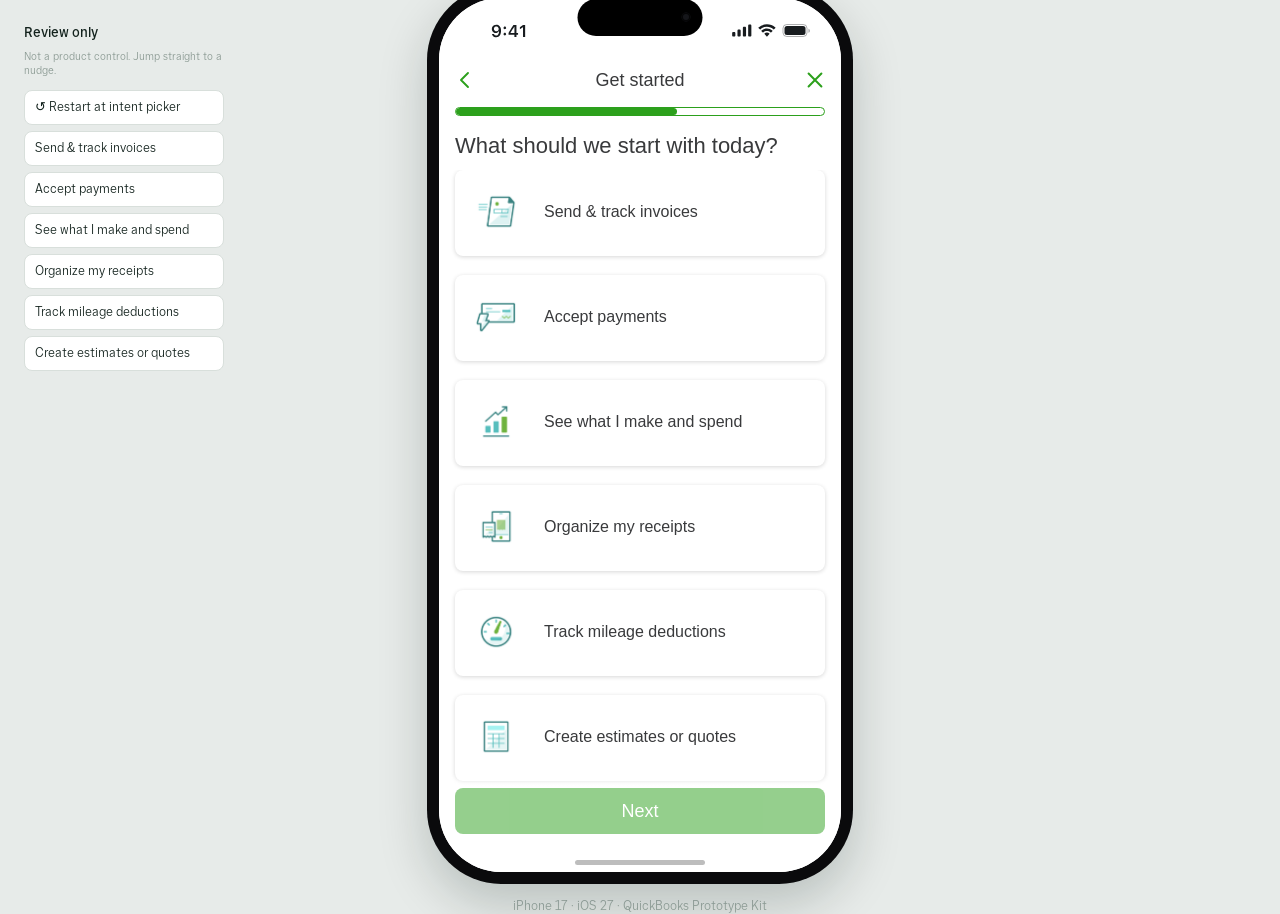
<file: index.html>
<!DOCTYPE html>
<html lang="en">
<head>
<meta charset="UTF-8" />
<meta name="viewport" content="width=device-width, initial-scale=1.0" />
<title>QBM · Post-onboarding nudge cards</title>
<!-- design system + frame + components (order matters: tokens first) -->
<style>/* Tally — Intuit / QuickBooks brand typeface.
   Two weights are shipped in this kit: Regular (400) and Medium (600).
   600 is the heaviest weight available — see AGENTS.md before relying on 700. */
@font-face{font-family:'Tally';font-style:normal;font-weight:400;font-display:swap;src:url([data-uri]) format('opentype');}
@font-face{font-family:'Tally';font-style:normal;font-weight:600;font-display:swap;src:url([data-uri]) format('opentype');}
</style>
<style>/* =============================================================================
   QBM PROTOTYPE KIT — DESIGN TOKENS  (single source of truth)
   Every section references these variables. Never hardcode hex / px / font
   values in a section — change it here and it propagates to all screens, which
   is what keeps the merged prototype consistent.

   ⚠ FIGMA SYNC — these values are SEEDED from the current onboarding prototype,
   which already follows the "Mobile Freemium Provocation 2026" direction. Before
   the merge, reconcile the exact names + values against Figma:
     • Colors:     node 212-26886  (color token / variable frame)
     • Typography: node 252-13724  (type spec frame)
   Update the PRIMITIVES block below and the whole kit updates. Do not scatter
   overrides into sections.
   ============================================================================= */

:root{
  /* ---- PRIMITIVES : brand palette (reconcile w/ Figma 212-26886) ------------ */
  --qb-green-900:#003E31;   /* brand / primary green            */
  --qb-green-accent:#5BEF76;/* bright accent green              */
  --qb-ink:#13221D;         /* near-black text                  */
  --qb-muted:#8A9992;       /* secondary text                   */
  --qb-field:#F0F4F6;       /* filled input / chip surface      */
  --qb-surface-2:#F3F5F4;   /* subtle raised surface (bubbles)  */
  --qb-stroke:#D8DFDB;      /* hairline borders                 */
  --qb-cta:#111315;         /* neutral/dark fill (optional)     */
  --qb-me:#16241F;          /* dark bubble                      */
  --qb-success:#34C759;     /* iOS green (send / confirm)       */
  --qb-danger:#E5484D;      /* error (add to Figma if missing)  */
  --qb-warning:#F5A623;     /* warning (add to Figma if missing)*/
  --qb-white:#FFFFFF;
  --qb-canvas:#E7EBE9;      /* stage behind the device          */

  /* aurora accent stops (launch / onboarding background) */
  --aurora-1:#7FB6FF; --aurora-2:#72E4D0; --aurora-3:#AEEAC4;

  /* ---- SEMANTIC : use THESE in sections, not the primitives ---------------- */
  --color-brand:var(--qb-green-900);
  --color-accent:var(--qb-green-accent);
  --color-text:var(--qb-ink);
  --color-text-muted:var(--qb-muted);
  --color-surface:var(--qb-white);
  --color-surface-alt:var(--qb-field);
  --color-surface-raised:var(--qb-surface-2);
  --color-border:var(--qb-stroke);
  --color-cta:var(--qb-green-900);   /* PRIMARY CTA = brand green #003E31     */
  --color-cta-text:var(--qb-white);
  --color-cta-dark:var(--qb-cta);    /* optional dark/neutral button          */
  --color-on-brand:var(--qb-white);
  --color-success:var(--qb-success);
  --color-danger:var(--qb-danger);
  --color-warning:var(--qb-warning);
  --color-link:var(--qb-green-900);

  /* ---- TYPOGRAPHY (reconcile w/ Figma 252-13724) --------------------------- */
  /* Tally ships Regular(400) + Medium(600) only. 600 is the heaviest weight.   */
  --font-sans:'Tally',-apple-system,BlinkMacSystemFont,"Segoe UI",Roboto,Helvetica,Arial,sans-serif;
  --fw-regular:400;
  --fw-medium:600;   /* "semibold/bold" in this system = Medium 600            */

  /* Type ramp — {weight size/line-height letter-spacing}. iOS-aligned.        */
  --type-display:var(--fw-medium) 34px/1.08 var(--font-sans);   /* hero        */
  --type-title:var(--fw-medium) 28px/1.14 var(--font-sans);     /* screen title*/
  --type-title-ls:-0.02em;
  --type-headline:var(--fw-medium) 20px/1.25 var(--font-sans);  /* section head*/
  --type-body:var(--fw-regular) 16px/1.44 var(--font-sans);     /* body        */
  --type-body-emph:var(--fw-medium) 16px/1.44 var(--font-sans); /* AI text/emph*/
  --type-callout:var(--fw-regular) 15px/1.33 var(--font-sans);
  --type-subhead:var(--fw-medium) 14px/1.3 var(--font-sans);
  --type-footnote:var(--fw-regular) 13px/1.3 var(--font-sans);
  --type-caption:var(--fw-medium) 12px/1.2 var(--font-sans);
  --tracking-tight:-0.01em;

  /* ---- RADII : 8 / 16 / 24 scale — prefer 24 on large surfaces ------------- */
  --radius-sm:8px;          /* chips, icon tiles, inner list segments          */
  --radius-md:16px;         /* inputs, medium tiles                            */
  --radius-lg:24px;         /* cards, sheets, large surfaces (default)         */
  --radius-pill:999px;      /* buttons / CTAs are full pills                    */
  /* semantic aliases */
  --radius-card:var(--radius-lg);   /* 24 */
  --radius-field:var(--radius-md);  /* 16 */
  --radius-sheet:var(--radius-lg);  /* 24 */
  --radius-chip:var(--radius-sm);   /* 8  */
  --radius-tile:var(--radius-sm);   /* small icon tile */

  /* ---- SPACING (4pt grid) -------------------------------------------------- */
  --space-1:4px; --space-2:8px; --space-3:12px; --space-4:16px;
  --space-5:20px; --space-6:24px; --space-7:32px; --space-8:40px;
  --gutter:20px;            /* default screen side padding                      */

  /* ---- ELEVATION ----------------------------------------------------------- */
  --shadow-card:0 1px 2px rgba(0,25,18,.04),0 8px 24px rgba(0,25,18,.06);
  --shadow-sheet:0 -8px 40px rgba(0,25,18,.16);
  --shadow-pop:0 12px 32px rgba(0,25,18,.18);

  /* ---- MOTION -------------------------------------------------------------- */
  --ease-ios:cubic-bezier(.22,1,.36,1);
  --ease-in-out:cubic-bezier(.4,0,.2,1);
  --dur-fast:180ms;
  --dur:320ms;
  --dur-slow:420ms;

  /* ---- DEVICE METRICS (iPhone 17 / iOS 27, exact) — see frame.css ---------- */
  --screen-w:402px;         /* iPhone 17 logical width                          */
  --screen-h:874px;         /* iPhone 17 logical height                         */
  --screen-radius:62px;     /* iPhone 17 display corner radius (62pt)          */
  --bezel:12px;             /* bezel thickness                                  */
  --device-radius:74px;     /* outer corner = screen radius + bezel (concentric)*/
  --island-w:125px;
  --island-h:37px;
  --statusbar-h:62px;       /* matches uploaded Status bar.svg (402×62)        */
  --safe-top:62px;          /* clear the status bar                            */
  --safe-bottom:34px;       /* clear the home indicator                        */
}

/* ---- ADDED FOR NUDGE PROTOTYPE (provisional — confirm vs Figma) ------------- */
:root{
  --font-ids:'Avenir Next','AvenirNext forINTUIT',-apple-system,BlinkMacSystemFont,"Segoe UI",Roboto,Helvetica,Arial,sans-serif;
  --fw-ids-medium:500;
  --color-qb-green:#2CA01C;            /* intent picker CTA / progress / icons   */
  --color-text-ids:#393A3C;            /* intent picker heading + row labels     */
  --color-text-primary:#21262A;        /* nudge title                            */
  --color-text-secondary:#4C555B;      /* nudge description                      */
  --color-container-border:#C3CED5;    /* nudge card border                      */
  --color-home-bg:#F5F9FC;             /* homepage canvas                        */
  --color-shadow-ids:rgba(76,85,91,.2);
  --shadow-level-4:0 6px 24px var(--color-shadow-ids);
  --shadow-picker-card:0 1px 4px rgba(0,0,0,.16);
  --radius-btn-ids:6px;
}
:root{--color-divider:#D5DEE3;}
:root{--color-hero-dark:#002B21;--color-hero-fade:#D4D7DC;--color-track:#E1E7EB;--color-track-fill:#4C555B;--color-badge-bg:#E4EEF9;--color-badge-text:#205EA3;--color-btn-outline:#003E31;--color-page:#F5F7F9;}
</style>
<style>/* =============================================================================
   DEVICE FRAME — iPhone 17 / iOS 27
   Renders the hardware bezel, Dynamic Island cutout, display corner radius,
   status bar, home indicator, and an optional aurora background. Section code
   never touches this — you mount screens into #app (see kit.js).
   ============================================================================= */

*{box-sizing:border-box;-webkit-tap-highlight-color:transparent;}
html,body{margin:0;height:100%;}
body{
  font:var(--type-body);
  color:var(--color-text);
  background:var(--qb-canvas);
  display:flex;align-items:center;justify-content:center;min-height:100vh;padding:26px;
  -webkit-font-smoothing:antialiased;text-rendering:optimizeLegibility;
}
.stage{display:flex;flex-direction:column;align-items:center;gap:14px;}

/* ---- hardware ------------------------------------------------------------- */
.device{
  position:relative;
  width:calc(var(--screen-w) + var(--bezel) * 2);
  height:calc(var(--screen-h) + var(--bezel) * 2);
  border-radius:var(--device-radius);
  background:#0a0a0c;padding:var(--bezel);
  box-shadow:0 20px 50px rgba(0,25,18,.2);
}
/* Dynamic Island cutout */
.island{
  position:absolute;top:13px;left:50%;transform:translateX(-50%);
  width:var(--island-w);height:var(--island-h);
  background:#000;border-radius:20px;z-index:60;
}
.island::after{ /* front camera dot */
  content:"";position:absolute;right:12px;top:50%;transform:translateY(-50%);
  width:9px;height:9px;border-radius:50%;
  background:#15161a;box-shadow:inset 0 0 0 1.5px #050506;
}
.screen{
  position:relative;width:100%;height:100%;
  border-radius:var(--screen-radius);overflow:hidden;
  background:var(--color-surface);isolation:isolate;
}

/* ---- app mount : sections render here, and scroll under the chrome --------- */
.kit-app{position:absolute;inset:0;overflow-y:auto;overflow-x:hidden;z-index:1;-webkit-overflow-scrolling:touch;}
.kit-app::-webkit-scrollbar{display:none;}

/* ---- status bar (uploaded Status bar.svg, 402×62; always on top) ---------- */
.statusbar{
  position:absolute;top:0;left:0;right:0;height:var(--statusbar-h);
  z-index:50;pointer-events:none;
}
.statusbar > svg{display:block;width:100%;height:auto;}
/* iOS behavior: on a dark background, status content turns white.
   Toggle with Kit.statusBar('dark') / ('light'). Default = light bg / dark content. */
.statusbar.on-dark svg path,
.statusbar.on-dark svg rect{fill:#fff;}
.statusbar.on-dark svg rect[stroke]{stroke:#fff;}

/* ---- home indicator ------------------------------------------------------ */
.homebar{
  position:absolute;bottom:7px;left:50%;transform:translateX(-50%);
  width:130px;height:5px;border-radius:3px;background:rgba(0,0,0,.26);z-index:95;
}

/* ---- aurora background (optional; toggle with .no-aurora on .screen) ------- */
.aurora{
  position:absolute;top:0;left:0;right:0;height:330px;z-index:0;overflow:hidden;pointer-events:none;
  -webkit-mask:linear-gradient(#000 0%,rgba(0,0,0,.55) 42%,transparent 78%);
          mask:linear-gradient(#000 0%,rgba(0,0,0,.55) 42%,transparent 78%);
  opacity:.9;
}
.screen.no-aurora .aurora{display:none;}
.aurora i{position:absolute;border-radius:50%;filter:blur(46px);will-change:transform;}
.aurora .a1{width:270px;height:210px;top:-96px;left:-50px;background:var(--aurora-1);opacity:.42;animation:au1 27s ease-in-out infinite;}
.aurora .a2{width:250px;height:210px;top:-116px;left:120px;background:var(--aurora-2);opacity:.40;animation:au2 33s ease-in-out infinite;}
.aurora .a3{width:230px;height:190px;top:-86px;left:250px;background:var(--aurora-3);opacity:.34;animation:au3 30s ease-in-out infinite;}
@keyframes au1{0%,100%{transform:translate(0,0)}50%{transform:translate(40px,26px)}}
@keyframes au2{0%,100%{transform:translate(0,0)}50%{transform:translate(-34px,30px)}}
@keyframes au3{0%,100%{transform:translate(0,0)}50%{transform:translate(-26px,-18px)}}

/* =============================================================================
   OPTIONAL COMPONENT — iOS 27 frosted top bar
   Use for a screen nav/title bar. Content scrolls UNDER it (give your scroll
   content padding-top:112px). Build it with Kit.topBar(...) or copy this markup:
     <div class="topbar"><div class="tb-blur"></div><div class="tb-tint"></div>
       <div class="topbar-row"> …title / back / actions … </div></div>
   ============================================================================= */
.topbar{position:absolute;top:0;left:0;right:0;z-index:55;pointer-events:none;}
.topbar .topbar-row{position:relative;z-index:3;pointer-events:auto;
  display:flex;align-items:center;gap:12px;min-height:44px;padding:calc(var(--safe-top) + 4px) 20px 8px;}
.tb-blur{position:absolute;top:0;left:0;right:0;height:122px;z-index:0;
  -webkit-backdrop-filter:blur(26px) saturate(115%);backdrop-filter:blur(26px) saturate(115%);
  -webkit-mask:linear-gradient(180deg,#000 0%,#000 78%,rgba(0,0,0,.5) 91%,transparent 100%);
          mask:linear-gradient(180deg,#000 0%,#000 78%,rgba(0,0,0,.5) 91%,transparent 100%);}
.tb-tint{position:absolute;top:0;left:0;right:0;height:122px;z-index:1;
  background:linear-gradient(180deg,rgba(248,250,249,.95) 0%,rgba(248,250,249,.93) 77%,rgba(248,250,249,.5) 91%,rgba(248,250,249,0) 100%);}
.topbar .title{font:var(--type-headline);letter-spacing:var(--tracking-tight);}
.topbar .spacer{flex:1;}
</style>
<style>/* =============================================================================
   SHARED COMPONENTS — use these in every section so the merged app is coherent.
   Add new SHARED primitives here (not in a section file). Section-specific one-
   offs can live in the section, but anything reusable belongs here.
   ============================================================================= */

/* screen scaffold — a section screen usually starts with <div class="screen-pad"> */
.screen-pad{padding:var(--safe-top) var(--gutter) var(--safe-bottom);min-height:100%;}
.screen-pad.has-topbar{padding-top:112px;}          /* when using .topbar        */
.stack{display:flex;flex-direction:column;}
.stack.g2{gap:var(--space-2)} .stack.g3{gap:var(--space-3)}
.stack.g4{gap:var(--space-4)} .stack.g6{gap:var(--space-6)}
.row{display:flex;align-items:center;gap:var(--space-3);}
.row.between{justify-content:space-between;}
.spacer{flex:1;}

/* type helpers */
.t-display{font:var(--type-display);letter-spacing:var(--type-title-ls);margin:0;}
.t-title{font:var(--type-title);letter-spacing:var(--type-title-ls);margin:0;}
.t-headline{font:var(--type-headline);letter-spacing:var(--tracking-tight);margin:0;}
.t-body{font:var(--type-body);margin:0;}
.t-emph{font:var(--type-body-emph);margin:0;}
.t-callout{font:var(--type-callout);margin:0;}
.t-subhead{font:var(--type-subhead);margin:0;}
.t-foot{font:var(--type-footnote);color:var(--color-text-muted);margin:0;}
.t-muted{color:var(--color-text-muted);}
.t-brand{color:var(--color-brand);}

/* buttons */
.btn{appearance:none;border:0;cursor:pointer;font:var(--type-body-emph);
  display:inline-flex;align-items:center;justify-content:center;gap:8px;
  height:54px;padding:0 22px;border-radius:var(--radius-pill);
  transition:transform var(--dur-fast) var(--ease-ios),opacity var(--dur-fast);}
.btn:active{transform:scale(.97);}
.btn-cta{background:var(--color-cta);color:var(--color-cta-text);width:100%;}      /* PRIMARY = green #003E31 */
.btn-brand{background:var(--color-brand);color:var(--color-on-brand);width:100%;}   /* alias of primary        */
.btn-secondary{background:var(--color-surface-alt);color:var(--color-text);width:100%;}
.btn-dark{background:var(--color-cta-dark);color:#fff;width:100%;}                   /* optional neutral/dark   */
.btn-ghost{background:transparent;color:var(--color-brand);height:auto;padding:6px 4px;}
.btn[disabled]{opacity:.4;pointer-events:none;}

/* circular icon button (e.g. back) */
.icon-btn{width:38px;height:38px;border-radius:50%;display:flex;align-items:center;justify-content:center;
  background:var(--color-surface);border:1px solid var(--color-border);color:var(--color-text);cursor:pointer;}
.icon-btn.plain{background:transparent;border:0;}

/* cards */
.card{background:var(--color-surface-alt);border-radius:var(--radius-card);padding:var(--space-5);}
.card.raised{background:var(--color-surface);box-shadow:var(--shadow-card);}

/* grouped list (iOS inset) — first/last children get big outer radii */
.list{display:flex;flex-direction:column;gap:2px;}
.list .row-item{background:var(--color-surface-alt);padding:16px 18px;display:flex;align-items:center;gap:14px;
  min-height:64px;border-radius:var(--radius-sm);}
.list .row-item:first-child{border-radius:var(--radius-lg) var(--radius-lg) var(--radius-sm) var(--radius-sm);}
.list .row-item:last-child{border-radius:var(--radius-sm) var(--radius-sm) var(--radius-lg) var(--radius-lg);}
.list .row-item:only-child{border-radius:var(--radius-lg);}
.row-item .lead{width:40px;height:40px;border-radius:var(--radius-sm);background:var(--color-surface);
  display:flex;align-items:center;justify-content:center;flex:0 0 40px;}
.row-item .body{flex:1;min-width:0;}
.row-item .body .title{font:var(--type-body-emph);}
.row-item .body .sub{font:var(--type-footnote);color:var(--color-text-muted);}

/* chips / suggestions */
.chip{display:inline-flex;align-items:center;gap:8px;padding:10px 16px;border-radius:var(--radius-chip);
  background:var(--color-surface-alt);font:var(--type-subhead);cursor:pointer;border:1px solid transparent;}
.chip.sel{background:#D8FFDB;}

/* inputs */
.field{width:100%;height:56px;padding:0 16px;border-radius:var(--radius-field);
  background:var(--color-surface-alt);border:1px solid transparent;font:var(--type-body);color:var(--color-text);}
.field:focus{outline:0;border-color:var(--color-border);background:var(--color-surface);}
.field-label{font:var(--type-subhead);color:var(--color-text-muted);margin:0 0 6px 2px;}

/* bottom sheet */
.sheet-scrim{position:absolute;inset:0;z-index:120;background:rgba(10,20,16,.32);
  opacity:0;transition:opacity var(--dur) var(--ease-in-out);}
.sheet-scrim.show{opacity:1;}
.sheet{position:absolute;left:0;right:0;bottom:0;z-index:121;background:var(--color-surface);
  border-radius:var(--radius-sheet) var(--radius-sheet) 0 0;padding:22px var(--gutter) calc(var(--safe-bottom) + 12px);
  box-shadow:var(--shadow-sheet);transform:translateY(100%);transition:transform var(--dur-slow) var(--ease-ios);}
.sheet.show{transform:translateY(0);}
.sheet .grabber{width:38px;height:5px;border-radius:3px;background:var(--color-border);margin:0 auto 14px;}

/* section launcher (merged home screen of the kit) */
.launcher{padding:calc(var(--safe-top) + 10px) var(--gutter) var(--safe-bottom);}
.launcher h1{font:var(--type-title);letter-spacing:var(--type-title-ls);margin:0 0 4px;}
.launcher .grid{display:grid;grid-template-columns:1fr 1fr;gap:12px;margin-top:18px;}
.launcher .tile{background:var(--color-surface-alt);border-radius:var(--radius-card);padding:18px;
  min-height:112px;display:flex;flex-direction:column;justify-content:space-between;cursor:pointer;
  transition:transform var(--dur-fast) var(--ease-ios);}
.launcher .tile:active{transform:scale(.97);}
.launcher .tile .name{font:var(--type-body-emph);}
.launcher .tile .badge{width:34px;height:34px;border-radius:var(--radius-sm);background:var(--color-surface);
  display:flex;align-items:center;justify-content:center;}

.kit-empty{padding:80px 24px;text-align:center;color:var(--color-text-muted);font:var(--type-callout);}
</style>
<style>/* Nudge-card prototype styles — tokens only */
.scr{position:absolute;inset:0;font-family:var(--font-ids);color:var(--color-text-ids);}

/* ---------- Intent picker ---------- */
.picker{background:var(--color-surface);}
.picker .pk-top{position:absolute;top:62px;left:0;right:0;height:40px;display:flex;align-items:center;justify-content:center;}
.picker .pk-top .t{font:var(--fw-ids-medium) 18px/1 var(--font-ids);}
.picker .pk-top button{position:absolute;top:0;width:40px;height:40px;border:0;background:none;color:var(--color-qb-green);display:flex;align-items:center;justify-content:center;cursor:pointer;}
.picker .pk-top .back{left:6px;} .picker .pk-top .x{right:6px;}
.picker .pk-prog{position:absolute;top:109px;left:16px;right:16px;height:9px;border-radius:var(--radius-pill);border:1.5px solid var(--color-qb-green);overflow:hidden;}
.picker .pk-prog i{display:block;height:100%;width:60%;background:var(--color-qb-green);border-radius:var(--radius-pill);}
.picker h1{position:absolute;top:134px;left:16px;right:16px;margin:0;font:var(--fw-ids-medium) 22px/1.3 var(--font-ids);}
.picker .pk-list{position:absolute;top:172px;left:0;right:0;bottom:84px;overflow-y:auto;padding:0 16px 8px;display:flex;flex-direction:column;gap:19px;}
.picker .pk-list::-webkit-scrollbar{display:none;}
.picker .opt{flex:0 0 86px;display:flex;align-items:center;border-radius:var(--radius-sm);background:var(--color-surface);
  box-shadow:var(--shadow-picker-card);padding:0 0 0 13px;cursor:pointer;border:2px solid transparent;
  transition:border-color var(--dur-fast),background var(--dur-fast),transform var(--dur-fast) var(--ease-ios);}
.picker .opt:active{transform:scale(.985);}
.picker .opt img{width:52px;height:48px;object-fit:contain;flex:0 0 52px;}
.picker .opt span{margin-left:22px;font:var(--fw-ids-medium) 16px/1.3 var(--font-ids);}
.picker .opt.sel{border-color:var(--color-qb-green);background:#F3FAF2;}
.picker .pk-cta{position:absolute;left:16px;right:16px;bottom:38px;height:46px;border:0;border-radius:var(--radius-sm);
  background:var(--color-qb-green);color:var(--color-on-brand);font:var(--fw-ids-medium) 18px/1 var(--font-ids);cursor:pointer;
  opacity:.5;pointer-events:none;transition:opacity var(--dur-fast);}
.picker .pk-cta.on{opacity:1;pointer-events:auto;}
.picker .pk-fade{position:absolute;left:0;right:0;bottom:84px;height:14px;background:linear-gradient(transparent,var(--color-surface));pointer-events:none;}

/* ---------- Homepage ---------- */
.home{background:var(--color-home-bg);overflow-y:auto;}
.home::-webkit-scrollbar{display:none;}
.home .hd{position:absolute;top:62px;left:16px;right:16px;height:48px;display:flex;align-items:center;justify-content:space-between;}
.home .biz{font:var(--fw-ids-medium) 17px/1 var(--font-ids);display:flex;align-items:center;gap:8px;color:#000;}
.home .scan{width:44px;height:44px;border-radius:50%;border:1px solid var(--color-container-border);background:linear-gradient(145deg,#fff,#d9dde0);display:flex;align-items:center;justify-content:center;color:#000;}
.home .feed{position:absolute;top:122px;left:16px;right:16px;display:flex;flex-direction:column;gap:12px;}

/* ---------- Nudge card (shared) ---------- */
.nudge{background:var(--color-surface);border:.5px solid var(--color-container-border);border-radius:16px;padding:16px;
  display:flex;flex-direction:column;gap:16px;font-family:var(--font-ids);
  animation:nudge-in var(--dur-slow) var(--ease-ios) both;}
.nudge.shadow{box-shadow:var(--shadow-level-4);}
.nudge .nd-hd{display:flex;flex-direction:column;gap:2px;line-height:1.5;min-height:44px;}
.nudge .nd-t{font:var(--fw-ids-medium) 16px/1.5 var(--font-ids);color:var(--color-text-primary);}
.nudge .nd-s{font:400 12px/1.5 var(--font-ids);color:var(--color-text-secondary);}
.nudge button{height:36px;width:100%;border:0;border-radius:var(--radius-btn-ids);background:var(--color-brand);color:var(--color-on-brand);
  font:var(--fw-ids-medium) 16px/1 var(--font-ids);cursor:pointer;transition:transform var(--dur-fast) var(--ease-ios);}
.nudge button:active{transform:scale(.98);}
@keyframes nudge-in{from{opacity:0;transform:translateY(12px) scale(.98)}to{opacity:1;transform:none}}

/* ---------- Destination stub ---------- */
.stub{background:var(--color-surface);display:flex;flex-direction:column;align-items:center;justify-content:center;text-align:center;padding:0 40px;gap:12px;}
.stub h2{margin:0;font:var(--fw-ids-medium) 22px/1.3 var(--font-ids);}
.stub p{margin:0;font:400 14px/1.5 var(--font-ids);color:var(--color-text-secondary);}
.stub .ok{width:64px;height:64px;border-radius:50%;background:#EAF6E8;color:var(--color-qb-green);display:flex;align-items:center;justify-content:center;}
.stub .go{margin-top:20px;height:46px;width:100%;border:0;border-radius:var(--radius-sm);background:var(--color-qb-green);color:var(--color-on-brand);font:var(--fw-ids-medium) 18px/1 var(--font-ids);cursor:pointer;}

/* ---------- Review-only switcher (outside the device) ---------- */
.review{position:absolute;left:24px;top:24px;width:200px;font:var(--type-footnote);color:#5b6a64;display:flex;flex-direction:column;gap:6px;}
.review b{font:var(--type-subhead);color:var(--color-text);margin-bottom:2px;}
.review small{color:var(--color-text-muted);margin-bottom:6px;}
.review button{appearance:none;border:1px solid var(--color-border);background:#fff;border-radius:var(--radius-sm);padding:8px 10px;text-align:left;font:var(--type-footnote);color:var(--color-text);cursor:pointer;}
.review button:hover{border-color:var(--color-qb-green);}
@media(max-width:1000px){.review{display:none;}}

/* ---------- Bank card (6th nudge) ---------- */
.nudge.bank{gap:26px;}
.nudge.bank .nd-hd{gap:16px;min-height:90px;}
.nudge.bank .logos{display:flex;align-items:center;height:28px;}
.nudge.bank .logos i{width:28px;height:28px;border-radius:50%;margin-right:-12px;display:flex;align-items:center;justify-content:center;
  font:700 8px/1 var(--font-ids);color:#fff;font-style:normal;box-shadow:0 0 0 1.5px var(--color-surface);}
.nudge.bank .logos i:last-child{margin-right:0;}
.nudge.bank .txt{display:flex;flex-direction:column;gap:2px;}
.nudge.bank .rows{display:flex;flex-direction:column;gap:8px;}
.nudge.bank .rw{display:flex;align-items:center;justify-content:space-between;font:var(--fw-ids-medium) 14px/1.5 var(--font-ids);color:var(--color-text-primary);}
.nudge.bank .dv{height:.5px;background:var(--color-divider);}
.nudge.bank .sec{display:flex;flex-direction:column;gap:16px;}
.nudge.bank .lock{display:flex;gap:4px;justify-content:center;align-items:center;font:var(--fw-ids-medium) 12px/16px var(--font-ids);color:var(--color-text-primary);}
.nudge.bank .lock u{text-decoration:none;color:#205EA3;}

/* ---------- Full homepage (Send & track invoices) ---------- */
.fh{position:absolute;inset:0;background:var(--color-page);overflow-y:auto;overflow-x:hidden;}
.fh::-webkit-scrollbar{display:none;}
.fh .wrap{position:relative;min-height:100%;padding:62px 16px 150px;display:flex;flex-direction:column;}
.fh .bg{position:absolute;left:0;top:-2px;width:100%;height:760px;border-radius:32px 32px 16px 16px;
  background:linear-gradient(177.7deg,var(--color-hero-dark) 30.9%,var(--color-hero-fade) 45%,var(--color-page) 85%);}
.fh .top{position:relative;height:56px;display:flex;align-items:center;justify-content:space-between;color:#fff;}
.fh .biz{font:var(--fw-ids-medium) 17px/1.3 var(--font-ids);display:flex;align-items:center;gap:6px;}
.fh .gm{font:400 12px/1.3 var(--font-ids);opacity:.92;}
.fh .pill{height:40px;border-radius:var(--radius-pill);background:rgba(255,255,255,.14);border:.5px solid rgba(255,255,255,.3);display:flex;align-items:center;gap:16px;padding:0 14px;}
.fh .pill span{position:relative;display:flex;color:#fff;}
.fh .pill span.dot::after{content:"";position:absolute;top:-2px;right:-3px;width:7px;height:7px;border-radius:50%;background:#E5368B;}
.fh .tdy{position:relative;display:flex;justify-content:space-between;align-items:center;color:#fff;margin:22px 4px 14px;font:var(--fw-ids-medium) 20px/1.3 var(--font-ids);}
.fh .tdy b{font:var(--fw-ids-medium) 14px/1 var(--font-ids);}
.fh .feed{position:relative;display:flex;flex-direction:column;gap:12px;}
.fh .wd{background:var(--color-surface);border:.5px solid var(--color-container-border);border-radius:16px;padding:16px;display:flex;flex-direction:column;gap:14px;}
.fh .wd .wh{display:flex;flex-direction:column;gap:2px;}
.fh .wd .wt{display:flex;justify-content:space-between;align-items:center;font:var(--fw-ids-medium) 16px/1.5 var(--font-ids);color:var(--color-text-primary);}
.fh .wd .ws{font:400 12px/1.5 var(--font-ids);color:var(--color-text-secondary);}
.fh .badge{font:var(--fw-ids-medium) 11px/1 var(--font-ids);background:var(--color-badge-bg);color:var(--color-badge-text);padding:4px 6px;border-radius:4px;}
.fh .bar{height:16px;background:var(--color-track);border-radius:2px;position:relative;}
.fh .bar i{position:absolute;left:0;top:0;bottom:0;width:4px;background:var(--color-track-fill);border-radius:2px;}
.fh .segbar{display:flex;gap:2px;height:16px;}
.fh .segbar i{flex:1;background:var(--color-track);}
.fh .figs{display:flex;justify-content:space-between;font:var(--fw-ids-medium) 14px/1.5 var(--font-ids);color:var(--color-text-primary);}
.fh .figs small{display:block;font:400 12px/1.5 var(--font-ids);color:var(--color-text-secondary);}
.fh .figs div:last-child{text-align:right;}
.fh .ob{height:36px;width:100%;border-radius:var(--radius-btn-ids);background:var(--color-surface);border:1px solid var(--color-btn-outline);color:var(--color-btn-outline);font:var(--fw-ids-medium) 16px/1 var(--font-ids);cursor:pointer;}
.fh .wd .rw{display:flex;align-items:center;justify-content:space-between;font:var(--fw-ids-medium) 14px/1.5 var(--font-ids);color:var(--color-text-primary);}
.fh .wd .dv{height:.5px;background:var(--color-divider);}
.fh .wd .rows{display:flex;flex-direction:column;gap:8px;}
.fh .logos{display:flex;align-items:center;height:28px;}
.fh .logos i{width:28px;height:28px;border-radius:50%;margin-right:-12px;display:flex;align-items:center;justify-content:center;font:700 8px/1 var(--font-ids);color:#fff;font-style:normal;box-shadow:0 0 0 1.5px var(--color-surface);}
.fh .cat{display:flex;align-items:center;gap:8px;font:400 14px/1.5 var(--font-ids);color:var(--color-text-primary);}
.fh .cat u{width:8px;height:8px;background:var(--color-track-fill);opacity:.5;}
.fh .cat span{margin-left:auto;}
.fh .lbl{font:400 12px/1.5 var(--font-ids);color:var(--color-text-secondary);}
.fh .big{font:var(--fw-ids-medium) 30px/1.2 var(--font-ids);color:var(--color-text-primary);}
.fh .rng{display:flex;justify-content:space-between;font:400 12px/1 var(--font-ids);color:var(--color-text-secondary);}
.fh .rng span{padding:6px 9px;border-radius:var(--radius-pill);}
.fh .rng span.on{background:var(--color-track);color:var(--color-text-primary);font-weight:var(--fw-ids-medium);}

.fh .two{display:grid;grid-template-columns:1fr 1fr;gap:12px;}
.fh .two .wd{padding:14px;}
.fab{position:absolute;right:25px;bottom:104px;width:54px;height:54px;border-radius:50%;background:var(--color-brand);color:#fff;display:flex;align-items:center;justify-content:center;
  box-shadow:0 8px 15px rgba(0,0,0,.1);z-index:5;cursor:pointer;}
/* Liquid-glass tab bar (Figma 18881:160334) */
.tabs{position:absolute;left:29px;right:29px;bottom:29px;height:54px;display:flex;align-items:center;padding:0 2px;z-index:4;font-family:-apple-system,BlinkMacSystemFont,"SF Pro Text",var(--font-ids);}
.tabs .glass{position:absolute;inset:-4px;border-radius:var(--radius-pill);
  background:linear-gradient(180deg,rgba(255,255,255,.62),rgba(236,236,238,.55));
  backdrop-filter:blur(22px) saturate(1.7);-webkit-backdrop-filter:blur(22px) saturate(1.7);
  box-shadow:1.25px 0 0 -.75px #D0D0D0,-1.25px 0 0 -.75px #D0D0D0,0 0 0 .5px #E8E8E8,0 8px 15px rgba(0,0,0,.04),inset 0 1px 0 rgba(255,255,255,.8);}
.tabs .tab{position:relative;flex:1;height:54px;margin-right:-8px;display:flex;flex-direction:column;align-items:center;justify-content:center;gap:1px;padding:6px 8px 7px;color:#000;cursor:pointer;}
.tabs .tab:last-child{margin-right:0;}
.tabs .tab b{position:relative;font:590 10px/12px -apple-system,BlinkMacSystemFont,"SF Pro Text",var(--font-ids);}
.tabs .tab svg,.tabs .tab .av{position:relative;margin-bottom:2px;}
.tabs .tab.on svg{color:var(--color-brand);}
.tabs .tab .sel{position:absolute;inset:0 -2px;border-radius:100px;background:#EDEDED;}
.tabs .av{width:24px;height:24px;border-radius:50%;display:block;background:url([data-uri]) center/cover no-repeat;}

.fh .logos img,.nudge .logos img{height:28px;width:auto;display:block;}

.tabs .tab .ti{position:relative;width:24px;height:24px;margin-bottom:2px;display:block;}
</style>
</head>
<body>
  <div class="review" id="review"><b>Review only</b><small>Not a product control. Jump straight to a nudge.</small></div>
  <div class="stage">
    <div class="device">
      <div class="island"></div>
      <div class="screen">
        <!-- aurora background (sections can hide via .no-aurora on .screen) -->
        <div class="aurora" aria-hidden="true"><i class="a1"></i><i class="a2"></i><i class="a3"></i></div>

        <!-- section content mounts here and scrolls under the chrome -->
        <div class="kit-app" id="app"></div>

        <!-- iOS status bar (uploaded Status bar.svg; recolors via Kit.statusBar) -->
        <div class="statusbar" id="statusbar">
          <svg viewBox="0 0 402 62" fill="none" xmlns="http://www.w3.org/2000/svg">
<path d="M57.2666 26.7231C57.9085 26.7231 58.5173 26.8421 59.0928 27.0801C59.6683 27.3125 60.1774 27.6777 60.6201 28.1758C61.0684 28.6683 61.4198 29.3019 61.6743 30.0767C61.9289 30.8459 62.0562 31.7728 62.0562 32.8574V32.874C62.0562 34.2188 61.8625 35.3698 61.4751 36.3271C61.0877 37.2845 60.5316 38.0205 59.8066 38.5352C59.0872 39.0443 58.2267 39.2988 57.2251 39.2988C56.4891 39.2988 55.825 39.166 55.2329 38.9004C54.6463 38.6292 54.1593 38.2585 53.772 37.7881C53.3901 37.3122 53.1328 36.7699 53 36.1611L52.9834 36.0698H55.0835L55.1167 36.1528C55.2218 36.4295 55.3713 36.673 55.5649 36.8833C55.7642 37.0936 56.0021 37.2568 56.2788 37.373C56.561 37.4837 56.8765 37.5391 57.2251 37.5391C57.856 37.5391 58.3706 37.3537 58.769 36.9829C59.173 36.6066 59.4746 36.1058 59.6738 35.4805C59.8786 34.8496 59.9948 34.1523 60.0225 33.3887C60.028 33.3057 60.0308 33.2254 60.0308 33.1479C60.0308 33.0649 60.0308 32.9847 60.0308 32.9072L59.6572 30.9067C59.6572 30.453 59.5521 30.0407 59.3418 29.6699C59.1315 29.2992 58.8465 29.0059 58.4868 28.79C58.1326 28.5742 57.7314 28.4663 57.2832 28.4663C56.8516 28.4663 56.4559 28.5715 56.0962 28.7817C55.7365 28.992 55.4487 29.2798 55.2329 29.645C55.0171 30.0047 54.9092 30.4087 54.9092 30.8569V30.8735C54.9092 31.3384 55.0116 31.7507 55.2163 32.1104C55.4211 32.4645 55.7005 32.744 56.0547 32.9487C56.4089 33.1535 56.8128 33.2559 57.2666 33.2559C57.7204 33.2559 58.1271 33.1562 58.4868 32.957C58.8465 32.7578 59.1315 32.4811 59.3418 32.127C59.5521 31.7728 59.6572 31.3716 59.6572 30.9233V30.9067H60.1553V33.1147H59.8647C59.7209 33.4302 59.5078 33.7235 59.2256 33.9946C58.9434 34.2658 58.5947 34.4844 58.1797 34.6504C57.7702 34.8164 57.2887 34.8994 56.7354 34.8994C55.9717 34.8994 55.2965 34.7279 54.71 34.3848C54.1234 34.0417 53.6613 33.5713 53.3237 32.9736C52.9917 32.376 52.8257 31.7008 52.8257 30.9482V30.9316C52.8257 30.1182 53.0138 29.396 53.3901 28.7651C53.772 28.1287 54.2977 27.6307 54.9673 27.271C55.6424 26.9058 56.4089 26.7231 57.2666 26.7231ZM65.8247 37.3896C65.4484 37.3896 65.133 37.2651 64.8784 37.0161C64.6294 36.7616 64.5049 36.4517 64.5049 36.0864C64.5049 35.7157 64.6294 35.4058 64.8784 35.1567C65.133 34.9022 65.4484 34.7749 65.8247 34.7749C66.2065 34.7749 66.522 34.9022 66.771 35.1567C67.02 35.4058 67.1445 35.7157 67.1445 36.0864C67.1445 36.4517 67.02 36.7616 66.771 37.0161C66.522 37.2651 66.2065 37.3896 65.8247 37.3896ZM65.8247 31.2305C65.4484 31.2305 65.133 31.106 64.8784 30.8569C64.6294 30.6024 64.5049 30.2925 64.5049 29.9272C64.5049 29.5565 64.6294 29.2466 64.8784 28.9976C65.133 28.743 65.4484 28.6157 65.8247 28.6157C66.2065 28.6157 66.522 28.743 66.771 28.9976C67.02 29.2466 67.1445 29.5565 67.1445 29.9272C67.1445 30.2925 67.02 30.6024 66.771 30.8569C66.522 31.106 66.2065 31.2305 65.8247 31.2305ZM75.4038 39V36.7007H69.5435V34.9492C69.8589 34.4124 70.1743 33.8729 70.4897 33.3306C70.8107 32.7882 71.1344 32.2487 71.4609 31.7119C71.793 31.1696 72.1222 30.6356 72.4487 30.1099C72.7808 29.5786 73.11 29.0557 73.4365 28.541C73.7686 28.0208 74.1006 27.5145 74.4326 27.022H77.4458V34.9326H79.0645V36.7007H77.4458V39H75.4038ZM71.5356 34.9824H75.437V28.7319H75.3125C75.069 29.1082 74.8172 29.4956 74.5571 29.894C74.3026 30.2925 74.0452 30.6992 73.7852 31.1143C73.5251 31.5293 73.2677 31.9471 73.0132 32.3677C72.7586 32.7827 72.5068 33.2005 72.2578 33.6211C72.0088 34.0361 71.7681 34.4484 71.5356 34.8579V34.9824ZM84.02 39V29.1304H83.8706L80.8906 31.2305V29.2217L84.02 27.022H86.1533V39H84.02Z" fill="#181C1F"/>
<path fill-rule="evenodd" clip-rule="evenodd" d="M312.365 27.5329C312.365 26.8999 311.887 26.3867 311.298 26.3867H310.232C309.643 26.3867 309.165 26.8999 309.165 27.5329V37.4669C309.165 38.0999 309.643 38.6131 310.232 38.6131H311.298C311.887 38.6131 312.365 38.0999 312.365 37.4669V27.5329ZM304.931 28.832H305.998C306.587 28.832 307.064 29.3575 307.064 30.0057V37.4394C307.064 38.0876 306.587 38.6131 305.998 38.6131H304.931C304.342 38.6131 303.864 38.0876 303.864 37.4394V30.0057C303.864 29.3575 304.342 28.832 304.931 28.832ZM300.599 31.481H299.532C298.943 31.481 298.466 32.0132 298.466 32.6697V37.4244C298.466 38.0809 298.943 38.6131 299.532 38.6131H300.599C301.188 38.6131 301.666 38.0809 301.666 37.4244V32.6697C301.666 32.0132 301.188 31.481 300.599 31.481ZM295.298 33.9263H294.232C293.643 33.9263 293.165 34.4509 293.165 35.098V37.4414C293.165 38.0885 293.643 38.6131 294.232 38.6131H295.298C295.887 38.6131 296.365 38.0885 296.365 37.4414V35.098C296.365 34.4509 295.887 33.9263 295.298 33.9263Z" fill="#181C1F"/>
<path fill-rule="evenodd" clip-rule="evenodd" d="M327.937 28.8022C330.424 28.8023 332.816 29.7244 334.618 31.3779C334.754 31.5055 334.971 31.5039 335.105 31.3743L336.402 30.1108C336.47 30.045 336.507 29.956 336.507 29.8633C336.506 29.7706 336.468 29.682 336.399 29.617C331.668 25.2423 324.204 25.2423 319.473 29.617C319.405 29.6819 319.366 29.7705 319.365 29.8632C319.365 29.9559 319.402 30.045 319.47 30.1108L320.768 31.3743C320.901 31.5041 321.119 31.5057 321.254 31.3779C323.057 29.7243 325.449 28.8022 327.937 28.8022ZM327.933 33.0225C329.291 33.0224 330.599 33.5342 331.606 34.4583C331.742 34.5894 331.956 34.5866 332.089 34.4519L333.376 33.1326C333.444 33.0634 333.481 32.9695 333.48 32.8719C333.479 32.7744 333.44 32.6813 333.371 32.6135C330.307 29.7227 325.562 29.7227 322.498 32.6135C322.429 32.6813 322.39 32.7744 322.389 32.872C322.388 32.9696 322.426 33.0635 322.493 33.1326L323.78 34.4519C323.913 34.5866 324.127 34.5894 324.263 34.4583C325.269 33.5348 326.577 33.0231 327.933 33.0225ZM330.458 35.816C330.46 35.9214 330.422 36.023 330.355 36.0968L328.179 38.5515C328.115 38.6236 328.028 38.6642 327.937 38.6642C327.846 38.6642 327.759 38.6236 327.695 38.5515L325.518 36.0968C325.451 36.0229 325.414 35.9213 325.416 35.816C325.418 35.7106 325.459 35.6108 325.529 35.5402C326.919 34.2263 328.955 34.2263 330.345 35.5402C330.415 35.6109 330.456 35.7107 330.458 35.816Z" fill="#181C1F"/>
<rect opacity="0.35" x="344.007" y="26.5" width="24" height="12" rx="3.8" stroke="#181C1F"/>
<path opacity="0.4" d="M369.507 30.7812V34.8567C370.312 34.5116 370.835 33.7086 370.835 32.819C370.835 31.9294 370.312 31.1264 369.507 30.7812Z" fill="#181C1F"/>
<rect x="345.507" y="28" width="21" height="9" rx="2.5" fill="#181C1F"/>
</svg>
        </div>

        <!-- home indicator -->
        <div class="homebar"></div>
      </div>
    </div>
    <p style="font:var(--type-footnote);color:#9aa8a2;margin:0">iPhone 17 · iOS 27 · QuickBooks Prototype Kit</p>
  </div>

  <!-- runtime, then your prototype's screens -->
  <script>/* =============================================================================
   KIT RUNTIME  (classic script — attaches window.Kit; no build step, no modules)
   Sections register screens into a shared registry; the router mounts them into
   #app. This registry is what lets independently-built sections merge into ONE
   prototype: each section only adds to Kit, it never edits another section.

   A section file looks like:

     Kit.register('receipts', {
       title:'Receipts', icon:'receipt',
       home:'inbox',                       // default screen id
       screens:{
         inbox:  (data)=> Kit.el('div','screen-pad', '<h1 class="t-title">Receipts</h1>'),
         detail: (data)=> ...
       }
     });

   Navigate with Kit.nav('receipts.detail', {id:3}). See AGENTS.md for rules.
   ============================================================================= */
window.Kit = (function(){
  const sections = {};        // id -> def
  const screens  = {};        // "section.screen" -> fn(data)->Node
  let currentFq  = null;
  const stack    = [];        // simple nav history for back()

  /* ---- registry --------------------------------------------------------- */
  function register(id, def){
    if(sections[id]) console.warn('[Kit] section already registered:', id);
    sections[id] = def;
    Object.keys(def.screens||{}).forEach(k=>{ screens[id+'.'+k] = def.screens[k]; });
  }

  /* ---- tiny DOM helper -------------------------------------------------- */
  function el(tag, cls, html){
    const e=document.createElement(tag);
    if(cls) e.className=cls;
    if(html!=null) e.innerHTML=html;
    return e;
  }
  function app(){ return document.getElementById('app'); }

  /* ---- mount + navigation ---------------------------------------------- */
  function render(fq, data){
    const fn = screens[fq];
    const host = app();
    host.innerHTML='';
    if(!fn){ host.appendChild(el('div','kit-empty','Screen not found: <b>'+fq+'</b>')); return; }
    currentFq = fq;
    statusBar('light');                 // default each screen to light bg; builder may override
    host.appendChild(fn(data||{}));
    host.scrollTop = 0;
  }
  // iOS status bar color: bg 'dark' -> white content, bg 'light' -> dark content
  function statusBar(bg){
    const sb=document.getElementById('statusbar');
    if(sb) sb.classList.toggle('on-dark', bg==='dark');
  }
  // push with a subtle iOS slide
  function nav(fq, data){
    if(currentFq) stack.push(currentFq);
    slide(()=>render(fq,data),'fwd');
  }
  function back(){
    const prev = stack.pop();
    if(prev) slide(()=>render(prev),'back'); else launcher();
  }
  function replace(fq, data){ render(fq, data); }
  function slide(paint, dir){
    const host = app();
    host.style.transition='none';
    host.style.transform = dir==='back' ? 'translateX(-14px)' : 'translateX(14px)';
    host.style.opacity='0';
    paint();
    requestAnimationFrame(()=>{
      host.style.transition='transform var(--dur) var(--ease-ios),opacity var(--dur)';
      host.style.transform='translateX(0)';
      host.style.opacity='1';
    });
  }

  /* ---- reusable chrome -------------------------------------------------- */
  // iOS 27 frosted top bar with optional back button + right actions
  function topBar(opts){
    opts=opts||{};
    const bar=el('div','topbar');
    bar.innerHTML='<div class="tb-blur"></div><div class="tb-tint"></div>';
    const row=el('div','topbar-row');
    if(opts.back){ const b=el('button','icon-btn plain'); b.innerHTML=icon('chevron-left',22);
      b.onclick=opts.onBack||back; row.appendChild(b); }
    row.appendChild(el('div','title', opts.title||''));
    row.appendChild(el('div','spacer'));
    (opts.actions||[]).forEach(a=>row.appendChild(a));
    bar.appendChild(row);
    return bar;
  }
  // bottom sheet; returns {close}
  function sheet(node){
    const scr=el('div','sheet-scrim'), s=el('div','sheet');
    s.appendChild(el('div','grabber'));
    s.appendChild(node);
    scr.appendChild(s);
    document.querySelector('.screen').appendChild(scr);
    requestAnimationFrame(()=>{scr.classList.add('show');s.classList.add('show');});
    function close(){ scr.classList.remove('show');s.classList.remove('show');
      setTimeout(()=>scr.remove(),420); }
    scr.onclick=e=>{ if(e.target===scr) close(); };
    return {close, el:s};
  }

  /* ---- icon set (stroke, 24px grid). Add shared icons here. ------------- */
  const P = {
    'chevron-left':'<path d="M15 5l-7 7 7 7"/>',
    'chevron-right':'<path d="M9 5l7 7-7 7"/>',
    'plus':'<path d="M12 5v14M5 12h14"/>',
    'check':'<path d="M4 12l5 5L20 6"/>',
    'camera':'<path d="M3 8h4l2-3h6l2 3h4v12H3z"/><circle cx="12" cy="13" r="4"/>',
    'receipt':'<path d="M6 3h12v18l-3-2-3 2-3-2-3 2z"/><path d="M9 8h6M9 12h6"/>',
    'invoice':'<path d="M6 3h9l3 3v15H6z"/><path d="M9 9h6M9 13h6M9 17h4"/>',
    'card':'<rect x="3" y="6" width="18" height="12" rx="2"/><path d="M3 10h18"/>',
    'sparkle':'<path d="M12 3l1.8 4.7L18.5 9l-4.7 1.8L12 15l-1.8-4.2L5.5 9l4.7-1.3z"/>',
    'home':'<path d="M4 11l8-7 8 7"/><path d="M6 10v9h12v-9"/>',
    'dollar':'<path d="M12 3v18M8 7h6a2.5 2.5 0 010 5H9a2.5 2.5 0 000 5h7"/>',
    'chart':'<path d="M4 20V10M10 20V4M16 20v-7M22 20H2"/>'
  };
  function icon(name, size){
    size=size||24;
    const d=P[name]||'';
    return '<svg width="'+size+'" height="'+size+'" viewBox="0 0 24 24" fill="none" '+
      'stroke="currentColor" stroke-width="1.9" stroke-linecap="round" stroke-linejoin="round">'+d+'</svg>';
  }

  /* ---- launcher (merged home of the kit) -------------------------------- */
  function launcher(){
    const host=app(); host.innerHTML='';
    const wrap=el('div','launcher');
    wrap.innerHTML='<h1>QuickBooks</h1><p class="t-foot">Prototype kit — pick a section</p>';
    const grid=el('div','grid');
    Object.keys(sections).forEach(id=>{
      const def=sections[id];
      const tile=el('div','tile');
      tile.innerHTML='<div class="badge">'+icon(def.icon||'home',20)+'</div><div class="name">'+(def.title||id)+'</div>';
      tile.onclick=()=>{ stack.length=0; render(id+'.'+(def.home||Object.keys(def.screens)[0])); };
      grid.appendChild(tile);
    });
    wrap.appendChild(grid);
    host.appendChild(wrap);
    currentFq=null;
  }

  /* ---- boot : read ?section= / ?screen= --------------------------------- */
  function boot(){
    const p=new URLSearchParams(location.search);
    const sec=p.get('section'), scr=p.get('screen');
    if(sec && sections[sec]){
      const def=sections[sec];
      render(sec+'.'+(scr||def.home||Object.keys(def.screens)[0]));
    } else {
      launcher();
    }
  }

  return { register, el, icon, nav, back, replace, render, topBar, sheet, statusBar, launcher, boot,
           sections, screens };
})();
</script>
  <script>window.__IMG={"invoice": "iVBORw0KGgoAAAANSUhEUgAAAGkAAABgCAYAAAAejVzyAAANrklEQVR4nO2dT2wk2V3HP+9V9f+/dttjz9ozA7PZWQ1iA9llFyEFQWCzCxeSw5JTTlwQOZEDF44QCXHgACKKRJBASEgIIbRLLrD/kkUBJRKbrERmJrN/kp0/Htvdtru7+m/9fRyqXO6xu/2nq7yuRv05zLi7yvVe97feq9+/9yyUUoo5iUZedAfmnMxcpBlgLtIMMBdpBpiLNAPMRZoB5iLNAHORZoC5SDPAXKQZYC7SDDAXaQaYizQDzEWaAfSL7sBpsF2XbcPg9Tt3uNdskoTsihSC1UqFzz/9NNdqNXR5fve7mIV80u2tTb72b6/x8fb2RXflCMuVMl/5zZf4/M2byHMSaiZG0nc/+Ih79ToAmVTqXO/a06CAgWmigEbb4JvvvE2tWOS5a9cQ59DeTIh0e2sDpRRpXed3fvFZnrly5UL786jZ5G/f+TaO5/mvd/f4i9f/nT9/5UtcXViIvb2ZEGm3bQCQ0jQ+e+MGz1+/fqH9+c6dO7iHnhIPGw2+8e23+epLL3OpWIy1vcRbdz3LotPtApDWdS6VyxfcI/jRo40jxovrurxz60f81Ruv07esWNtLvEh7vR6O8qcVXUoq+fyF9sd2XXY7nYnHv/fB+7x+61Y4FcZB4kXaNAxM2wagkMlSyeUutD/NXo9mvzfxeN80+cs3/oNX3/thbK5C4kXa7fXCu3K9VkOI87CfTs+2YbDdah97jmma/ON/fZd379+Ppc3Ei7TX7WA7DgBXFxcvuDew0zHYNo4XCWC71eLrb73Bj7e3IreZaJFs16Xd6eAF08bPLC1dcI9gq21gBTfNSdzd2OBPXn2VvX4/UpuJFqlnWdQ73fD1+sLJI6k1bPCDjbd45yf/wg8fvU299zDWPm22mmeacj+u1/mb//wOxnA4dZuJ9pMGtk2j54ukS42lUunY8+vd+7x2+xvcaXwfT7lIIXl6+QW+ePMrrJSuxdKnfDp9RoNA8b8PHvCw3eLnsqtTtZlokbrmkEbXN3cXi0Wy6fTEc3tWm2/d+Sa36v8dvucpjzv175HXS7zy6T8kp0d3Mn/707/Ah/VtPqzXkceMKKUUDaODpzyGtoNpn26KHEeiRTJtm73AJ1kuFUlr2sRz28Md7rdvjz3248b3qXcfcK16M3Kfri0t8WevfIltw8BTk32h3U6XP/rnf6JvmhQzaQqZyTfYSUQWSQE/2GuybU4/5wII4FdqNaojo6U3HDII5vLFQpHUMSK5ysVxx3v6pjvA8eKLAqR0nfUJlqanFFIIhrbNIIg8lDJZqtnp/bvIIrlK8eajDW619iJeSZDVdD53aTl8Z7NthPN/rXi8SMVUlXJ2iZ5tHDm2XLhKXj//cJKjFB3LZiGTZrvdDvteyWUpZrNTXzeySLoQfPnJJ+k5VyNeSXD1UMhno+37I0IIFgoF9GNEquRqPHv5N3izv4npDsL3pdB4fu0llovrEft3PK5SNAZD/LklzWb7wJeq5IvkUqmprx3LM2ktlwPiD9c8DEZnPp1muVw59lwpNF586stUc8v8z8abDJwuOb3Es098juevvIwUkwWOytB12RkOsT2Pou6LcW9nJzy+srgQKc+UaMOhYfhGQy6VZrFQOPF8IQS/[base64]/bM85VtxA8fBw4+OPLOwQOmQ76MJget57HW7B+mVWu2Mn/4okUXylOLr79/lJxEMh8uFIr9/4waV4IvqmSatXi8UaaUy2YT96zt36FimH9dTgAj/Q6ngf8FYP0UpsDwXx/PIaTpSjvxygOv5Uu9rbCuF7XpkNI3nDgmgCYnjuTSCeKOUkuuLCRAJYD2XwwwssWlYzmYem0L6tk1r4JuwQghWJhglludRH/T5tdVVPrtykAYQCEYD1Ps/+u/[base64]/yhZ2WrmPTsW1Wg8CuwhdoZ8QQOcyuaVJNj/d7NCHYHgkHLeRzlCJEv/[base64]/++5Ud1vPdVAKvvbee5zG7PGzrpLlzNEpLCMlSinu7ewCkNV1rsdUgpZIkTaDkZRLpVjIj4/ZpaTk11cvc/cUhYqTGLouPcclLU+f7Snraa6MiSPqmkZvaNI1/YSjLjVWT6huOi2JE0kBm7t+wqyQzkxMUWhC8OLaGi+urU3VjuN5bA0GYR4oKmkpedjZoxtYpZmUzvUY4naQQJFa/T5WEPfKpdMsnkP0exj4QHEJJBBoQrDT6TKw/HhjqVAkH4P5DQkU6UGrFf6cz5wuI3sWBo7DztAMI+xxoEuBEIJto003qJpajTErkDiRNkeeMaVcPhaPfZ++47JnmuF6p7jQgphRo9MJo99RE32jJE6kjZGRtFquxLLUReFHF/ZM3wdylMJTB0HT0yLxk5yHe6RJiRssLguj3zGuAEmcSLsjHvv6YvQpY99JNSwr/ALferRBYzjkGJdoLFIIXl5fZ+lQplUTAtvzaHT8wKqUgrUYc2CJEmlo27S6B0sdo1bZeEphWDZt23rMSR16Hq3gAX8WpDya8hBBYNV1XRrBCpBCvkA+Gy1lPkqiRGoNBrQHB4WNqxHuRkcpjGAEHR4wX7gStZDzAIk/kvq2HS4uWyqVyU+I701D4kRq9X2R0rpOdcpFzJ5StEyTrm2f+blzVvw8kqRnmhjBDXapWKQYsfhklGSJ1O+Hyb71xRqZKYKTlutbcAN3+iTkWdCkRJeCezs7B+n+SiVWkRIVYO0Oh3T278ZS6dgC/XE4nseeaX1iAu2jIcKyYiEEtVIpluj3PokaSTuGgR1UCF1ZXJyY7BtH33HYizGKcFp0IRFC8FHD3/sopessVeJxHfZJ1Eiqdw6KWWrFIvopP6jpujStT14g8KMNAPd3/[base64]/JC2Vy7FvrZMYkX66uxv6GYXM+JHkBAXz/VPuSHLe6FKigLphjGytE/+uLYkR6eO9g4XR4woibc9jzxzSj1ApGze6lFi2zY5hhJGN9YX4UhRhO7FfcUoeNA8qhFYq1cc2nTVdl5ZlJUog8Ff19S2L3WDTRCEEaxHWaU0iMSJt7B0sBP7ZkSoby/PYMU2sTziKcBp0KTFMk+3AKi3kc5Qi7NcwsZ3YrzgFjuvSbB84sleD1Qp9x6FpWYkUSAi/rqFrmdRHo98xxuz2SYRI7eEwrLIBuFKr4ShF33HRhUCfsvjxPNGEICUkncEgDAqvlMsU/v+KNKAbmNQi2LleE4JajImz80AA9ZGdTy4Vy7FGv/dJhEiep1BBcYgA/uDv/+5iO3QGdgKjQUrJ5YUq+ZgdWUiISE9UyqxUF9hsNvGU4vajjYvu0pnJ6Cmeunz5XPaITczfqtgyDP70W6+x0zawveQZCpMQ+EWcX3j+l/ndz3zmfNpIikiwv51nJ5HW3CQEgnIuy6VC4dz+oEiiRJoznkSlKuaMZy7SDDAXaQaYizQDzEWaAeYizQBzkWaAuUgzwFykGWAu0gwwF2kGmIs0A8xFmgHmIs0Ac5FmgLlIM8BcpBng/wDo4diwTKQRigAAAABJRU5ErkJggg==", "payments": "iVBORw0KGgoAAAANSUhEUgAAAGkAAABgCAYAAAAejVzyAAALcklEQVR4nO2caWwc1R3Af29mD6/Xd3zFRxIfiRPiOAQIoZAEQsJdKALUUrVSS6VSlaoS/Qb9UPVDv1QtrURP+EJVVCiUq0VNgADNQUJCHDA5HIITx058x/b6WNu7O8frh7WNnfiId3e8nnh+UqR4/GbmeX/73vu//3szQkopcVjQKMmugMPsOJJsgCPJBjiSbIAjyQY4kmyAI8kGOJJsgCPJBjiSbIAjyQY4kmyAI8kGOJJsgCPJBjiSbIDL6hsYpokpJYtyaVGAKgSqEl9bsFTShb4+dh37nO7BIFKaVt5qgSJI9bj52qoqrispxeNSY7uKVcvnTb29/GH3bg6d+RJpLkZBX1GyJJfvbt7CAzU1MZ1v2Zi054tTHG44vegFAbT0dPPS4UMxn29Zd9caCGBKiRCCe9Zfy8bycqtutWC5GAzy8sEDBIJBOvsCMV/HMknGhE70uuXLuWtttVW3WnCM/elnu7t5q/YIAcCMo0dxQvAEI4GgrmOYiRvqHUkJRAIDuk5vJIJO4iRZPk9aLEhgQNPo1/WEX9tpSQlgrAX16TqGBTMapyXFyVgL6tN1TIvSKkmX1B2JMKhpV1w+2+Mh0+1GWFinK0UC/[base64]/e3BugtqVl1vPz/H6KMjJwq7HtBUgUViZLYyFhkrqHhvjFW29S13h20nEpJS/u38uL+/fOfhEhWFlcwq8ffoTCjIxEVW1OjE1UA3NIVVlNQqK7iGHwypEjHG9uiu9CUtLQcoHn9u1BT8LeiPEWtIAEQYJaUv/ICO/Xn8AwDLxuN2uKS/C653bpkGbweVMjAA1tbQRGRsjz+xNRvStivpKlsZAQSW19Abp6ewFYU1LCrx56hJzU1CnLSiBkGJM2S7oVweGmpnFJKW4P3nkcl+YzWRoLCZG0/[base64]/+Xpq09h/n6PlXGQr3keMvZdOK75CdWjp6vmQ40sPR5n/R1neKjWWPUpF7syV1jbslnWxt5WJwEICqopIZu6mQYUzaA6AAkUiE3fX1aJqGqqrctbba8lXXsW1XvZpGVtpyfJ5Maptf43jbf8dbTOfgafafeZ7+4Q4K0itoDZzgvVPPENajX6bhSIA9p//E2Ysfk5u2nCX+ZZbVN66WpBkGDR3thEZn5TeWlU1bVkpJyJy8IOBVVQaHhqhrjAYMBVlZVJeUxFOlK2JwwjyoNGsD+Wkr2dfwF461vI3fk83yJZv4uPFvBEM9PFDzS/LTV3Gq4z32fvkctc0vc8PyR6m78AaNPUe4peL7rC/+BqpiVQ48Tkn9oRE+O38epCTN72dlQf60ZSNSMmJ81dUJIFVVeb3+JBE9+oFdv6KcVfnTXyNepkv1eF1pbF75I3bX/4YPv/gjpvks6b48tlb+kIKM1QBUFW4nrA9y6NzLHG1+E6/Lzw3LHqKm+H5LBUGcki4OBOnq6wNgWXYOOf60acuGDQN9wpqNEAJN06g/f3782IYVK/C6rEknjnVx001Ufa4MtlX9lHM9nzAc6aMkc+24IABVuFlX/AA+Tzb9w21k+Iopz92ES7E+Co3rE9lZfxLDMFAVhTUlxRSkp09ZTgJBY3L0k6IoHD7TQOPFLgCWZGWxY/[base64]/1g91eVUlXWLVvBU/fdR2l2dkz1k8CQrhPUdUta6EwoJHYNMCZJA6EQp1tb0XQNIQQ3zRB6hw0TbcJjIALwCoU9X5yaNg2jGwZ1TY28erSWn23fMW03OhNj0WNKEtamBAtAUs/QECfbo2mcVJ+PlfkF05YdNg3khNmRKhQwDZbl5HD3tRsuK98x0E9dYyNSSg5/eZo38/LmvSUkis6BAYbCYQDUOL4sMUlqDwQ43xWNytYUFZOTNn3orSDwTwirvYqCX1X55qab0CdEfG5FITA0xO/efWf8WEtPD8/u3Gnp/gErkabEMA2EEJTP8EWejZgkHW5uwjCiN68uLp5xFXWJZ/JEb/wpBE1jbNbkEoJcl4sXDnzE0UtWdjXd3oM+QGleHo/dsjnm8+csSQInR7PebpeL0tw8dNO8bCV17CUTl44nYdOMLqyN/qwQHTveO3GCD48fwzAM/N4UypYuJXuGFmoHhBDk+v08ULOe8ry8mK8zd0lSEhgcGP//obNn+KL18k0m+RmZ3L1uHUsmLP7pUtITiYyH49HB3UVjezt/27sHbTRa3FZdzZM77iTVY226xS7MWZIiBEtzltAeCKDpOrvrPpuy3KqiYjZVVIxLMqQkoGlEJrQ4n6piRML89t1ddPX3AVBWUMhPbt/uCJpATGHTk3fcyYbyCrwezxWf069pBCfM+j1CwYhEeObdd7jQ2YmUkvKiYp6+//5p51yLlZgCh4rcXJ669z5Od7QTmZBRDobD/Pl/H046BjBkGJNyd4oQ+FWFfx75dDy1JBSFxzZv4ZoCe20Bng9ikiSEoDQ7+7JsQOfAAM/v3zdJ0rBh0KNp4+OQAmS7XLx/8iT/+Gg/hmGQ4vHy4zvuZHtVVex/yVWMpbNECfRpGsaEcSjV5aKxq4s3aj/BMAwUReGWNWssy4BfDVi6F1wSDbkhGsmlKCp6KMTvd+2isb0dgOvKK3j67ntIncP4ttiYt3yLWwh8wLMf7KahvRWAFQUF/GDLVkfQLMyLJAXwCsHrn9by0alTAPh9qTy+7XausdmzQsnAckkCyHS7OXqukdcOHxofh+69dgNbK1fisWi5/GrCckmpqovOQIC/799H3+jeuu3V6/jWxo0xLUEsRiyVJAAtNMIz7+yiaTRrXllUzOO3bZuXDZBXC5ZK0k2TFw4eoP5CdEdQdlo6T2zfTrEjaE5YNiDopsG/6+rYWXsEgCy/n+9t3cqNy5ZbdcurloRKEkKgjr6Cpq23l/MTHli+bW0199esj2tjyWIloZ9YekoKN1dWIoQgFImg6zqKonDr2nU8sW0bPreT2Y6FhEryulx8+8ZNXLP8q40pGypX8uQdO0jzzM/zRlcjlry8XRJ9k69LUViRk5Poyy86LHvDvkPicEZxG+BIsgGOJBvgSLIBjiQb4EiyAY4kG+BIsgGOJBvgSLIBjiQb4EiyAY4kG+BIsgGOJBvgSLIBjiQb4EiyAf8Ha9+ZQodwOHIAAAAASUVORK5CYII=", "insights": "[base64]/cb+65/[base64]/bs4WBnB7ppkpeRyZrKSlxxcbbGJSVxJYHoHh5iS0M9bae6MC2Lkpxcnlu9mi8Ul4Ci2BpfzDd3AMd6e/nlO29zqr8Py7KYl1/Aj9atY172LA6e6rI7PCnpxMAAP9/9Z/pHR1Asi7LCQl5Y/0WK09LsDu0qMS1p13vvsa25kYGREVRVpbZ8IRtrV5CdmGh3aNcQk5Isy6Klp4eth/7O8Pg4qqpSPX8+315Wc4Mgh+pAARRFId7hsCXeu0bSaCDA8f5+MhMTmZOZiUOdOCfSTZOtLUf54+Fm/MEgToeDryx9gKerq4l33ng5FuTmsqp8Ibph8JmcnJn+GROi3A0rWMdDIV58aw9HTpwgNSmZF+rWs7ioCOW6rCwU1tnW3sofmhrRNA2vx8NjFZU8U/MQrinuEhMwTRPnJOJnGuElnR70saXhb7SfPnV1aCc/K4uf1K2nPC//armRQIBXDzez//33GQ/48cTHs2nNo9TOnUtCfLxd4U8LoftJ5y5e5KW33rzStzFNvB4PqqLQOzjIloZ6zvh8AAz7/Ww90swbrS2MB/ykJSbyrepl1JWXR70gEPhOaj5zhpcPvEP34ACKovDgvfPYUL2M7W2tHPrgGLphUFZYxIbqZexqa6Wzp5uQrpOTmsrzdY9Tnpc34TMoGhFOkgU0nj7Nr97eT//wEIqisKiklB/X1ZGTlMyFsTF+uudNjp39CNOySE1KZmR8DBSFwsxMNq16hKrSUrt/xi0hlCTDstjd0cGOw030Dw/jUFVWfu4+vrOshpzk5KvlLoyN8fyu1+nq68WyLFRF4bOzi/nhI2spzki3LQH4tAgjSTMMdrS18vumRoKhEC6Xi7WLKnlu+XLcEzRbJy5cYPP+fZzs6+Xz98zl2YeXU5KZaUPkt48QkoYuX+avnR282ngITdNIcLtZU7mYp6oeIMXtnvAzhmlybniY7qEhyvJymZWYdENKLgpRL+lSKMTvmpt5vfUohmGQ4k3giaoqnlxahZiX/NaJ6vRmNBBg65HDvHb0CJZl4XI6+e6q1awsK4sZQRDFks5dvMiWhnqaPjyOoigUZGTwgzWPsqSk5I7V4Q+Psbfrt7Sd3wdTNChONY66+c+ypHAt2PD3iMo059+jI/ymoZ6WrpMAzM7KZuOKVSyePfuO1uPz93JmqANN19CM8KQvf9jPKd8/MczJl33NJFF1J1mWRd/4OJt27qR/[base64]/32ZuWyxpOJM/rpTgh4dOEaju2SSrLyaUsJ/e2vmMw5J9WuTEtRMiwZ7TgTiDm/[base64]/A4vaiKPcfW2LbTL2yaHPj4AmcvXcacYhQ8xeXisYICUifYFzsSDvPG+fP4p1jS5VAUFqalUZGWhve6U090U6PL186/BlqYavWeU42nuvhLZHjzJy0zk0T9dkyJIM+kWEdKEgApSQCkJAGI2MzsaZ+P3R0d+EOhSFU5oyzIz2fdggUROUQqYpJ+3VBP+8kTkapuxmn88ANyk5OoKpn5w6Qi1tzdm5ODw6YzTGeC7JQUCtPSI1JXRPtJQV0nPEXHUyQS3O6I/cNlZ1YAZHYnAFKSAEhJAiAlCYCUJABSkgBISQIgJQmAlCQAUpIASEkCICUJgJQkAFKSAEhJAiAlCYCUJAD/AZu52CJWLA7XAAAAAElFTkSuQmCC", "receipts": "iVBORw0KGgoAAAANSUhEUgAAAGkAAABgCAYAAAAejVzyAAAJ7UlEQVR4nO2dSXAcVxmAv9c9PdOzaLHWKLLkRUosZMnO5pDYgkAqpBISOOUGoUIB51Rx4gSkiuIEZ6pIFYHiEKpIVRIgG4sDcZxU7GCnZNkhtqRYjhdpZMuWNNIs/fo9DpJlrZZmNKOelvo7dqu73/RX772//7dIaK01AWWN4XUBAlYnkOQDAkk+IJDkAwJJPiCQ5AMCST4gkOQDAkk+IJDkAwJJPiCQ5AMCST4g5HUB8mUyk+HEpYskJybxOoFvh8Pc39JCc1VVSZ/[base64]/2dNASj3tQstXZMpJMQ9AcjbK/pmbe0Zn6k7AsbNP0pmBrYMtIChsGjzQ1cUjfseScIQThEkVmxWDLSAIIGca6f7AqSknyY0tJKgbTjoO1wbWufOt4GZKWkikpN/wbOpC0RhylSEnpybMDSWtAac14LodUXvRIgaRV0VqTkhLHI0EQSFqVjOuSlqXNKKxGEN3dBkcpUo6D8nhIJKhJKyDVbD9UBotOAknLoIGUdDwLFBazaZu7kdQQyckLBY3eZpVCiSh3Vu0hZIRLULr82LSSBq/1cWn8XN7XuVqTdSWmEabKrqcqujTXt9Fs2uaukBqktMZRLnr2eu97oxk2rCZJpdYdJc1/8a7WSPdWaGwYBobId+huITmlcMsgUFhMySW5WvO3U738o7cXuc60ymdXrgCQk5I/Hn2f1/778dy5qliU7x7sYW9zM6IAWVIpXF0egcJiSi5peHycV459xMDsCy4GjusyuMwIa8QMseupp4nnOddAakWuTCK55Sh5n+RqjbNBX+yT2Sz5PklrjeMqyqcHWsqGRndNVdt4/onHqbSjRbtn7xdf8IcjR0g7uZkDefQpWuuZcLuMBcEGS4qGLfZtb6U6FivaPcfTaUyjsIDBKeN+aD6bNgRfDVdrpA8EwRaV5GpNznXLvJG7xZaTpAFHuWXfD81nS0maEVSeH6y3w9PcnVNgZBUSBmYBH6yu1mWT2c4HzySN53L8aXCQjJt/FqIpFuNbLTuImGtvCGb6oY2f6VMMPJPkKMWVTIYp6eR1ndYghEHalUTMtQ0jzE+c+hHPJNXZNj+/5568rtHApOMw7cg1Z7k14Gjtu35oPr4ZT9JaMyldph1ntkasrU9ylcIt8dKUUuMLSa7WTDmSaenk1WS5SpHzcTN3E88kKe1y8cY5MnJq1b9Nuy5pR84lQSujDdyRaFnl/jOZbSFMTGEiVW7BecuIIFVuQWLVEAamYeG4ucW38xTPJF2busKLx3+CVLcPHJarBfXxnTx34NcrXqMAO9JIY5XgrvovY2AydL2XkYmZ4fQdNffQVHU34+lhhq6fYiKTJGFV097wMJWRei7c6GMykyQcKl6OcT14Jqk6Ws9z97+A42aXPa/QTEln2XGeuLVtxftqYMpxaK7u5s5qzc2Flm11B2iqaAcgYc+sta2Nt1Jp30Eqe5WEXYc1O+lkZ81+NLeu9RrPJFlmhLba/[base64]/KhBtAooAXbQJR0yytJChomGQ9eCbJne2DsgUMVazEcDrDO5cuEQkXPsl+tX4tbBjcV1fLRk7j90SS1hpHKaKmiVaarHIxhCBhWQhgMueg0IQNg7hlkXElaekigJhlYRli2XVDyfQ0r54/j2GV7meFDZPqcJiOIs54Wg1PJAkh5raJsU0TqRSGEHNzuW3TRGk9t3+cbZokQmqmqbnNHgr7a2v5WU8PFcvNYC1SEyVmN4tKTkwU5X5rYUMlKaX5aKCfS9ev81BbO53NzcBMzfqgv5/+kREe3L2bzuZmDCHIOA4nh4YYHE3yUFs7u+vrAXCk5L2zZzk/Oko0El7QRAkhMMp4C5pC2FBJ56+N8sJrrwLw+yPv8WjnXjqbm3mnt5fPhq+gtObF/7zLY3u72Ld9O2/1nuLM5YsA/Pbf7/L43r20Nzbxz9N9nL50saAyTGXHOXH5MKOpISrsOjrqH6CluqNov7EUeBY4SKX4e98p/nXm9IJQW2vNP0/3cXjRcUdK3uztxRCnVgzNVyMr07x97iU+vPAGUuUwhMHJy4f54YFfUhPzfrHYSpS8XTCEWNCPVMRidG5voWp2bzlXKYQQ1FVUsq91B9XxOFpr3Nl+qq6yio7m7cQj9txxgJp4nH0trVREbvU/lmneNjzuv3aS4xffmRtbUlpxeXKAv5z5Tck3FlwPJa9JdYkEXa0tjE1Ncf+uXTzzwAO019VzZmSY3x05wmAyySMdHTzZvY89DQ18cvECL71/lKFrV/lGZxdPdnezo7aW4+c/51dvvcl4KkXEsnj2YA/fvu8+3j97lrdP9TKQTPK1ji8Rsaxly6G15np6lIycXnJuLD1C1k0TNRKlfh0FUXJJdijE848+xvcPHqIiYhOPRAB4cMdO7m5oJOc4VEajREIhhBAcbGunu7mFdC5Hwo4QD8/8/df3dPDyx8cZT6UIGQa1iQTRcJhHOzt5uL2dqVyOqliM0AqbCwohqIhUETFtsm5mwblt0XrCZmn2Ty0GG9InxcJhYst8YFZHoxBduAxGIKi07SWbzi5uNm9iGgYJ2yaxhoVju7Z101Z7L2eSH94qm1XBV3Y9g2l4niFbkfItWQmotGv43r0/5fDAywyMfUJNtImHWp9md02310W7LVtKEghsK8Y3O37gdUHywreSpnM5JtJpz54/lc3O+xQobcLVV5Ki1ky/ls45vHL8GO9+esazsjiuy+Ub1wGwQiGMAlcbrgVfSfpq+10c+9+nKK3oT47QnxzxukgAtNc3zEWhpcBXkp7q7iY5Mc4HZ88ymV1+KthGYpkmdzc28p1DPURX+D4rBsJv/6A+7Uguj9/gRjrt+b/mCYdCNFVWUp8o7Uew7yRtRTZXTn+TEkjyAYEkHxBI8gGBJB8QSPIBgSQfEEjyAYEkHxBI8gGBJB8QSPIBgSQfEEjyAYEkHxBI8gGBJB/wf5GZ67piT7z0AAAAAElFTkSuQmCC", "mileage": "iVBORw0KGgoAAAANSUhEUgAAAGkAAABgCAYAAAAejVzyAAAUHklEQVR4nO2ceXBV133HP3d5+6J9X9EGYseOQdh4AduNY0MSEzdunIw7nXRJ2mn/aZqZtJ1ppp102plMOul08WTcpGma1vHETmxjx8HYBgO2BVgBWQhJZhGSkATanvT2u/aP9/SQkAR6ElfiTd/nL+nde849937P8ju/8ztHME3TJMsdjbjaBchya7IiZQBZkTKArEgZQFakDCArUgaQFSkDyIqUAWRFygCyImUAWZEygKxIGUBWpAwgK1IGIK92AZaKaZpEFIWwohDTNGKqimEY6KYBgCgI2CQZuyzjdThw2+045cx83YwqtWmaXBgb4/TAABeGBhmdmmI8EiYYjxOJx1ENA8MwME0TSRRx2Gx4HA5ynC7yPW4qCgtZV1bB9poafA7Har/OohHu9EW/iKrQOzJGW99ljvR0Mzg6iqKpRBSFdIsuyzJ2SSLP56OxrJzHNmyguqCQmrw8BEGw6A2Wzx0rkmGafNTXx9GeLg53dTEaCCx4ryxJ+J0uHLINh01CNyGuqYRjcSJKfEEx7TYb9aVlPLFlCw80NlHg9XInSnXHiaQbBt3DV/nh+8c423eZqUgk9ZEFQcBrd+B3u6gvLmFbdS2NpSUU+/04bTYEQUASRUzTxDBNdMNgKhKhb2yMjsErtPf3MzQxTigeR0t2iwCiKFKUm8NT97Swd9Mmclyu1fwEc7ijROoPBHij/QwvtrYSjUVTv9slmcbSUj5Vt4bta+qpLy7Gv8CHNE0TBGHeFqGbJkMTE7T19tJxZYAjXV0EZzxHkiTWlpXzxZad7FnbhCxKt/sVl8QdIVJc02gfGODvX3+VsckpNF0HwO90UVtUxJd33suW6mq8TifiAmOHYZqcHhvnpcu91Hq9fKm+Hu8C1pxpmmiGwZWJCd7q+JiXTp4koiRaF4DL4eDxbXfxlR0tlPj91rx0Gqy6SKF4nJ+eaOXl1g8JRhO1WhJFNlVV8fQ9LexoqMdps906H03j+x0dtE+MA/DNTZu5u7BwUWXoGx3ljfYzvHb6NBPhUOr3jTU1fG3Pw2yrrGT+trkyrKoJPh4J8+MPPuCVkydQVBVBEHDb7Ty9vYW9d22j1J+z6Lw0wyBu6Kn/w5o25x4Tk6gawjB07LITu+QEoLqwkGfv28WGykp+fuIEbb2X0E2Tc/39/NObv+IPH9rDffX1C7Ziq1k1kcbCYb578Ncc7zqHlvyga0vL+PK99/Hw+vXLzn++DiIQHeHgJ//FlcB51he38Om1zyIICaeL2+Hg/qa1bK6s4rl33+Gtjg4iSpwLQ0N8+5cv83dPfoGWurpVEWpV3EKKpvHD48c42nk2JVBzeQX/8MWn2dPcbMkzVT3Or7p+SGv/6/RNnePtiz/laqhvdrl0A4fDwR8//AhffeDBlJUXjUb5/sE3OTs0aEnZbsWKixRRFb739iEOtH2EYRg4ZJnHN2/hH3/7ixT7/UueVEqANCOtLM1+tcsT52gbOoSRdBuphoIxo3sEkEWBiKYjSBK/s3Mnf/P5/VTk5QHQPzrKN154gXPDw0sq33JYcZGOnj/PofYzqKoKwD11dfzB7t0ULtOKcttsrMvNwyaIlLnd1Hi8qWuaodE68AaaoaZ+c8puCj0Vs/IQBQGnJBJWVcKqyrbaWr56/4N4ky6kYDjEj44dY3ByclllTZcVG5NM06RjaIjvHniNSCwGwK6mtfz5Y5+hxJ/DQDjMP5/rRBYEfr9pLbU+X1o1SBIEnl6zhscqKnDLMjbxeuqO4aN0XTsx6/6NJbuwy845+TglibAoElRVXLLMb23ejN1m4zuvvUJUUTjW1YnPaecvH9+LJK5MHV+xlnQ1GOQnHxwnEo8DUOTP4Y9276EkJ2HB/erKFS4Hg1yYmuL7Z8/[base64]/T6+tnsPTrsdgEsj13in6xyKpi+Yz+3CcpFimsaPjh1ncHwMgIq8PJ69bxd+5+zxQBZFvlxfz5O1tTiSQo3G4owlu8d0MQydtitv0TvZOefappL75x2Ppsv7i95eftzTzYHeXl69dImgqhJUVJrLy3lmRwsOmw1d13mxtZVLYyNLKl86WC7SwMQ4py5dSE0u9229i8r8/HlNba8s89nqaj5XU0Nzbi4PlJZQ4/XOuW8xjEeHOTFwEMO80cy2UZe/ad40MU3j0NAgB/r7iJsmJmbKWx7XdWKGwcMbNlJXmOimQ5EwB9rb017XShfLRTrS08NIci2ovriYT2+a/wNNIwsC+2tr+YtNm9lfU4tniUve7UNH6QvMbUXNRTvwOnLnTfPW4CAvXrxI3DAQBIFSj4cnamrwyDImEFQ1qgsKeGLrdaPjw/Of8Mmota3JUpFiqsqLra2YpolNknhwXTP5i2gZAuC5wYxOh9HwIO/3vZKauKbyFQQ2lz24YLr3hoeJJz3hFR4PT9XVU5+Tk2r1hmkQNwwe3bCBXLcHgGuBAMe6ezAMY8F8l4ulIrUPDhFMepXLcnNpaWiwfG6h6HE+7DvAeHSuZyDHUUSZb82CaTfm5+G32Sh3uXm2sYnmpLdhJjFdx+108uiGjQiCgKpp/KbvMiFFua3vMRPLJrO6YXCk61zq/zVFxTSXlVv1uBRXg338ZujdOa0IoNxfT767dMG0X6qr596iEgqcDvIdDibicWL67DFNNQwUw+CRDRt4/cxpIkqcswMDBCKROcbQ7cKyaj0SCnHx6vXavKOubkVm6B8PH2U8MjTnd0mUWZO3EZdt4e7WLoo05vjJT7qB5ltDMkwTVdcpy82lsaQYgFg8Rlt/[base64]/BuzDNlpIHkMT0huCbzX/ius6GigrcSQ9EJB5neCqYVv6LxTKRhqYCqb/Lc3KQLR6P3ut9mbA6Ne81t81H1U18dfOhm/N1mtfRTJPyvNzUe6m6zmh4/la8XCz7cleDiVolixKFfmtF6h45RcfVYwter83bSIG7LK08jVuJZBj4nS58LjeQEGksHE7rGYvFMhM8oiR8bnZZTnUJACFVZTR+PapUFkUKHA7cS/QsTESu8vaF/53jRJ1GFERqcpvxOwrSylczjAXHJEh0hYIgkONOLLHrhklUnb8My8U6kZKOUVmScCQFuBgM8u/nOgkoyqxaWuXx8CfN6ylcgnFxJXiBgUDXgtcdsoemwrsR0wx0VE3zlj45E/A6EmU2TYO4as2E1jKRjOT7iQKp+dGFqSCDkSjaDRPNrslJrsViSxIpGB8nsoBFB+C2eSn316eVp0miJd1MIhMguXtj+v+btbzlYJlIspj0dxmJmGyA5lw/VV4Po8nl82mqPB5yZ3SJ6eC2+3DKbmJaZN7rVf4mHHJ6sd160qswjUnCmpspgivpdNX0xH0CWDbuWiaSXU5EnWqmkZo/VHq8/NWWrbNEEgWBIqdzyWNSlX8dtbkb6Ro9Meeaz57P7vovpZ1nVDdmdXVnJwIcuzo8SziPLPOZykqC8cS7CIKALFnzOS0TKcftoh+Iqyoh5frCnc9mw7eIsOHFkusq4uGGZ7gWvkwwHkA14oiCSL6rjF01T1Kduy6t/AzTJKZfn5QqhsGR4UE+mZpr3osCDExNJv8W8Fg0F7RMpIJkSJVuGIwHg+iGYYnvThREGgu38af3/gunrhxkJNSPx57D1rKHqM5rTjuGO6brqe4ZEt1Y7jwfXxIE7IKAkvR+22SZPLd7We+yEJaJVD4jjnsoECCuabNM8dtNnquYRxu+kjKNl4JmmkQ1fZbBYBNF9lZW0ejzE53hES9yOvGpKu/MnEp4PMt5hQWxTKS6wgJEUcQwDD4euEJcVS0VaZrlbKuMaRqKMTewJMduZ/uMyCZIiPRqWxux5NzI63RSkbP4DQbpYJkbIM/nJydZs/rGRwndYNHdaaiGQWSRDlIpuUnt/AynakVxCTbJmk1nlolUXZBPXVFivSWqKJzuu2zVo5aNbhhMKir6Iuc5dkliIhSie2goZZY/[base64]/HLklpxc25ZJlQLMab7WcwTROn3cHOhoaUf9IKLBXJLsvs23YXP3nvCLphcPhcJ3u3bqUyP3/ReRiYHOi7zOsDA2nV+JtimgjmKJcnJthXW0u1z7eoZJKYaIG/[base64]/RcE0wTAwNQ1D1TG0uea/S5bZcIvxURAEPLLMRDjMf7x3mFjSoqstKmLf5i2paCErWbFNZJ/buo3tTU0IgkAoHue/P3ifvtFRXLKEZppMxOMEFIWwqiaOREum88gyzzY0UO/LQRYWUdxpcXQDXdUwblh2mMYlyzxSVcVdN7h7ZiIAbknCKUn8z/vHOXHhAgCyLPHMrvspXaHTUlbsRBQT6Bwa4ls/e4HR4BSSKLKjvoFvfOZx8r1eAqqa8j6LgoAkCNhEEZsoIosik/E4A5EIU4rCzDZhmCa6aaDqBpppJFeEjZsOeDZJIt/uoNrnu2lX6pRlcu12DnV08J3XXkHRNARBYM/GTXz7c59ffje8SFb82Jo3znbwvTdeT21ubqmr55t791Lo8zOhKDf1SggkQn8FQUh2jdYUXQDcsoxdFDjc2cm/vX2I0VBiiX5X83r+7JFHqczNteTZ87HiRwTsblrLo1sS4xNAW99lnj98mKii4L9hU/KNmCTmTYkIUuvqlkuW8drtnLxwkeePHE4JlOP383v3P7CiAsEqHQAV1zSeO3KYn7d+iJ5co9lUWcW39u2jIr+AsKoR0zULZZgfWRTxyDbsosCLra385PgxJqOJ2ImCnBy+s/8pNi/DrbVUVu2UrolIhO8e/DXvdZ5NCbW2rJzf3XU/D65bR1TTCKla6uBbKxFIzIO8skwkHucHRw7zZvsZoklLzu1287f797OjZs2Knd0wq3yreZRaTNP4z/eP81Lrh4RnrDc9vb2FJ+++m9K8PBTDJKpr6LcIsVoK0xE+PrsNDJOTly7y3Ntvc3HkWuqe6uIS/nrfZ9lYbv3eqgXLudrn3UVUlQPt7Tz/zqHUwqAoCDSVlrH/U/ewu7kZh81GzDCIatptWe4QBAG7KCaNA5HuoSFePnWS4598QiByPVS4Ze06vr57Dw2Fhat6kO6qiwSJMarn2lX+9dBb9AwNpSaMDpuNxuIS9n/qHjZUVlLo8yKIEopuoBiJWATdNOEmcdsCCdETZr2IXRKxiyJxRaF7aIh3z3VytKebiXA4VQH8Hi9f2L6dJzZuonyFjYT5uCNEmmYgEODAmdP8/[base64]/loqmikr0bN1NbXEipb/[base64]", "estimates": "iVBORw0KGgoAAAANSUhEUgAAAGkAAABgCAYAAAAejVzyAAAGVElEQVR4nO2dSW8cRRSAv+plxusYEtuJHEhInAQQS+ACiIBAHFnEDZAQEvwMDtw5cmG5ckMgJC5cAMEFReLAEgFOQCGKgxTbkAXPTGbppR6H9oycxHE3ceiuiuu7WdP2K/U3r7rq1WtZiYjgMBqv6gE48nGSLMBJsgAnyQKcJAtwkizASbIAJ8kCnCQLcJIswEmyACfJApwkCwjKDphqzXKrSbPbI7WoAK+AMAiYa0wxUa+VGrt0SZ/+9CPf/PoLrZ5dkkAReop75/bw0iOPMD89U1rkUiUdO32aD778gl4UlRn2pnJqaYmVVot3Xn6ltJilSjq1vEwUxwDsn55httEoM/yW6CcJJ5fO0Ytjjp85U2rsUiUlSYxem+JeePhhnj3yUJnht8TFdps3P/mYxQvnieJyZ4JSJa1/AoW+T2N0tMzwWyJKEsLAz34o+VnqluAW4CRZgJNkAaXvkzbjQprS0rrqYeAr2OUH1JSqeiiAYZLOJjF/rC3Rq6SmFE+NetSUX/[base64]/+/pv4iju18W2LtKamvKxrsQCxCEqEwMsmj/Vbn0g0cZoOI00EAU/v3j28tmqMkvR7s8mPFy9cd/M48NFNU1a6XeZGx6j5+TdSgHOdDoHymB0dGf4dLdk0J1d9ERphjUenZ5isOUnX8OSuXdwzNUXe2ezZVpt3Ty7w3N69HCzQu6dFeP/kCRphjVcOHCBcy5BmFBFtcBJc930ma2bs18AwSaNBwN6JidzrojQFYHqkzl0Frk9EMx4EjPo++8YnCDxFK46pGzKd5WGUpDIQsgzqrYm2gW0lSURYjSK0aCNXcdfDjny/SUSijV1mb8a2kJSt4rJMsk0QbANJGmhFMYkB/Xw3ilHPpFSERHRuO1WUZje8n6abLgBEoBlHtOMEyJbifZ1esy+6Gg81XKabgFGSvj9/nmN/reS+Adhea6D8/M8/+XZl5ZrPB7+eihDrrJKw3O3gex4fnT6dO300anWeu+MOxgIzbo8Zo1gjFuFiPyLJkRTpLHu6aUrS3/hdoUTrKzKmn2rqQKtAh6zvVX86vB6jJB2dneXo7Gzudb+vrvLWD9/z6vw8D+3YecVnWoTmVcXSVAvvnTzBWODz2sFD1Ayayopg12hzEKCdmHncsBWMyqStYPpxw1a4JTJJgMu3YAYNsD6TtAitOKaTJFUP5X/Dekm2FUtvBKunu+wZlN6SU9x6rM6kWG9ezR5st9bvl0SKvSBmSAsgYJikr5fO8dniYm7v9eDjD/84xViBtmQh2/giwts/H89ti9hRH+GNQwcZD8w4nTVK0s76CEd27CSVjYuhAvTSlGYUcb7f48DEBFMFWoBFYOGfSwS+z+FGAy8nTSbDEF+Z8yQwStIDt9/OfbfdtuFnmmyR0E0TzrTb/HLpEk/s2s3hAj0OqcBKr8t4EPDivn25xVMPlSuyTIyS5KmNb04qQifOjhsC5Q17xhUUartSWvBQKMBXHoFBWVIE40erRbKNanJrblSLYLQkLUI7SejE8bYVBAZLGhRLt7sgMOyZNCBdK/Vs5yluPcZl0rBY6gQNMSqTsmJpQifZ/PQ08Dwmw5CwQB84AArGw4CxIDDvW1kAYyRlnaXZeVAesyOjvH74bnaPjBT6275SPH/nXvS6typswghJg1cguwUEAdQ8j/kCPeDrmS0o1EQql5RVEopl0HalckndJCEVbfQ0VPXIKpc05vuFKtlVc7nC2KVK8rysgiYIXy0ssLS6Wmb4LdGNIlY7HQC8kvvySpV05/QM9VpIL4o4fnaR42cXywx/0zi4Z0+p8UqV9Nj+/Txz/4Mc++0EsYWNI55STDemeO3xo6XGVWX/g/pUaxZWlllptux600Ep6kHAkbk5doyNlRu6bEmO/07Vq0tHAZwkC3CSLMBJsgAnyQKcJAtwkizASbIAJ8kCnCQLcJIswEmyACfJApwkC3CSLMBJsgAnyQL+Bbb/m0hfFAsSAAAAAElFTkSuQmCC"};</script><script>/* Post-onboarding nudge cards — intent picker -> homepage nudge -> destination stub */
(function(){
  const INTENTS = [
    { id:'invoice',   label:'Send & track invoices',
      nudge:{ title:'Start getting paid by sending an invoice', sub:'We’ll track it and let you know when you’re paid', cta:'Explore invoicing', dest:'Invoicing' } },
    { id:'payments',  label:'Accept payments',
      nudge:{ title:'Accept your first payment.', sub:'Set up payments so customers can pay how they want.', cta:'Set up payments', dest:'Payments setup', shadow:true } },
    { id:'insights',  label:'See what I make and spend',
      nudge:{ kind:'bank', title:'Connect your bank to automate your books', sub:'Auto-updates your cash balance, expenses, and P&L.', cta:'Connect bank', dest:'Bank connection' } },
    { id:'receipts',  label:'Organize my receipts',
      nudge:{ title:'Keep receipts in one place.', sub:'Take a photo of your receipts and we’ll organize the rest.', cta:'Snap a receipt', dest:'Receipt capture' } },
    { id:'mileage',   label:'Track mileage deductions',
      nudge:{ title:'Turn trips into tax deductions', sub:'We’ll log your business trips automatically so you can claim every mile.', cta:'Explore mileage auto-tracking', dest:'Mileage tracking' } },
    { id:'estimates', label:'Create estimates or quotes',
      nudge:{ title:'Send a estimate in minutes to your customers', sub:'Show customers what a job costs before you start.', cta:'Explore estimates', dest:'Estimates' } }
  ];
  const FULL = ['invoice','payments'];   // intents with a full-homepage design
  const byId = Object.fromEntries(INTENTS.map(i=>[i.id,i]));

  const screenEl = () => document.querySelector('.screen');
  const scr = (cls) => { screenEl().classList.add('no-aurora'); return Kit.el('div','scr '+cls); };


  /* ---------- Full homepage (per-intent layouts from Figma) ---------- */
  const ICO = (d,sz)=>'<svg width="'+(sz||22)+'" height="'+(sz||22)+'" viewBox="0 0 24 24" fill="none" stroke="currentColor" stroke-width="1.7" stroke-linecap="round" stroke-linejoin="round">'+d+'</svg>';
  const PLUS = ICO('<circle cx="12" cy="12" r="9.5"/><path d="M12 8v8M8 12h8"/>',20);
  const LOCK = ICO('<rect x="5" y="11" width="14" height="9" rx="2"/><path d="M8 11V8a4 4 0 018 0v3"/>',16);
  const LOGOS = '<div class="logos"><img alt="" src="[data-uri]"></div>';
  const BANKROWS = '<div class="rows"><div class="rw">Chase'+PLUS+'</div><div class="dv"></div><div class="rw">Wells Fargo'+PLUS+'</div><div class="dv"></div><div class="rw">Citi'+PLUS+'</div></div>';
  const hd=(t,sub,extra)=>'<div class="wt"><span>'+t+'</span>'+(extra||'')+'</div>'+(sub?'<div class="ws">'+sub+'</div>':'');
  const wd=(h,b,cls)=>'<div class="wd'+(cls?' '+cls:'')+'"><div class="wh">'+h+'</div>'+b+'</div>';

  const W = {
    unpaid: ()=>wd(hd('Unpaid invoices','Send your first invoice and start getting paid faster.'),
      '<div class="bar"><i></i></div><div class="figs"><div>$--<small>0 overdue</small></div><div>$--<small>0 not due yet</small></div></div><button class="ob">Send invoice</button>'),
    paid: ()=>wd(hd('Paid invoices','Send your first invoice and start getting paid faster.'),
      '<div class="bar"><i></i></div><div class="figs"><div>$0<small>0 deposited</small></div><div>$0<small>5 not deposited</small></div></div><button class="ob">Send invoice</button>'),
    paid30: ()=>wd('<div class="ws">Last 30 days</div><div class="wt"><span>Paid invoices</span></div>',
      '<div class="bar"><i></i></div><div class="figs"><div>$0<small>0 deposited</small></div><div>$0<small>5 not deposited</small></div></div>'),
    bank: ()=>wd(LOGOS+'<div style="height:14px"></div>'+hd('Bank accounts','Get started by adding an account'),
      BANKROWS+'<button class="ob">Get started</button>'),
    mileage: ()=>wd(hd('Mileage','Get started by turning on auto-tracking for all trips.','<span class="badge">Manual</span>'),'<button class="ob">Get started</button>'),
    expenses: (flat)=>wd(hd('Expenses','Get started by '+(flat?'snapping a receipt':'Snap a receipt')),
      '<div class="segbar">'+(flat?'<i style="background:#AEB9C0"></i>'.repeat(6):'<i></i><i style="background:#AEB9C0"></i><i style="background:#8A969D"></i><i style="background:#5F6B72"></i><i style="background:#3A4348"></i><i></i>')+'</div>'+
      '<div class="rows"><div class="cat"><u></u>Category<span>--%</span></div><div class="dv"></div><div class="cat"><u></u>Category<span>--%</span></div><div class="dv"></div><div class="cat"><u></u>Category<span>--%</span></div></div><button class="ob">Snap a receipt</button>'),
    pl: ()=>wd(hd('Profit and loss','Get started by adding an account'),
      '<div><div class="lbl">Income</div><div class="figs"><div>$--</div></div></div><div class="bar"><i></i></div><div><div class="lbl">Expenses</div><div class="figs"><div>$--</div></div></div><div class="bar"><i></i></div><button class="ob">Add account</button>'),
    cash: ()=>wd('<div class="wt"><span>Today’s cash balance</span></div>',
      '<div class="big">$--</div><div class="rng"><span>1M</span><span>3M</span><span class="on">6M</span><span>9M</span><span>12M</span><span>24M</span></div>'+
      '<svg viewBox="0 0 340 130" width="100%" height="130" fill="none"><g stroke="#D5DEE3" stroke-width=".5"><path d="M0 20H340M0 65H340M0 110H340"/></g><path d="M20 128C40 110 55 120 75 90C95 60 105 30 125 36C145 42 170 58 200 55C230 52 255 38 285 34" stroke="#8A969D" stroke-width="1.5" stroke-linecap="round"/><g font-size="11" fill="#4C555B" font-family="Avenir Next,sans-serif" text-anchor="end"><text x="338" y="16">200K</text><text x="338" y="61">150K</text><text x="338" y="106">100K</text></g></svg>'),
    half: ()=>'<div class="two">'+
      wd(hd('Paid invoices','Send your first invoice and start getting paid faster.'),'')+
      wd(hd('Mileage','Get started by turning on auto-tracking.','<span class="badge">Manual</span>'),'')+'</div>'
  };

  // card order under the nudge, per intent (Figma "homepage with nudge" frames)
  const LAYOUT = {
    invoice:   ['unpaid','paid','bank','mileage','expenses','pl','cash'],
    payments:  ['unpaid','paid','bank','mileage','expenses','pl','cash'],
    insights:  ['unpaid','half','expenses','pl','cash'],
    receipts:  ['expenses:flat','bank','unpaid','paid','mileage','pl','cash'],
    mileage:   ['mileage','bank','unpaid','paid30','expenses','pl','cash'],
    estimates: ['unpaid','paid','mileage','bank','expenses','pl','cash'],
    none:      ['unpaid','paid','bank','mileage','expenses','pl','cash']
  };

  function nudgeCard(i){
    const n=i.nudge;
    const card = n.kind==='bank' ? Kit.el('div','nudge bank shadow',
      '<div class="nd-hd">'+LOGOS+'<div class="txt"><div class="nd-t">'+n.title+'</div><div class="nd-s">'+n.sub+'</div></div></div>'+
      '<div class="sec">'+BANKROWS+'<button>'+n.cta+'</button><div class="lock">'+LOCK+'<span>Your data’s encrypted, never sold. <u>Learn more</u></span></div></div>')
      : Kit.el('div','nudge shadow','<div class="nd-hd"><div class="nd-t">'+n.title+'</div><div class="nd-s">'+n.sub+'</div></div><button>'+n.cta+'</button>');
    card.style.animation='none';
    card.querySelector('button').onclick = () => Kit.nav('nudge.dest', { intent: i.id });
    return card;
  }

  function fullHome(i){
    const s = Kit.el('div','scr'); screenEl().classList.add('no-aurora');
    Kit.statusBar('dark');
    s.innerHTML =
      '<div class="fh"><div class="wrap"><div class="bg"></div>'+
      '<div class="top"><div><div class="biz">North &amp; Main Bakery '+ICO('<path d="M6 9l6 6 6-6"/>',14)+'</div><div class="gm">Good morning, Mia!</div></div>'+
      '<div class="pill"><span>'+ICO('<path d="M3 12a9 9 0 109-9 9 9 0 00-6.4 2.6L3 8"/><path d="M3 3v5h5M12 7v5l3 2"/>')+'</span><span class="dot">'+ICO('<path d="M4 13l2-7h12l2 7v6H4z"/><path d="M4 13h5a3 3 0 006 0h5"/>')+'</span><span>'+ICO('<circle cx="11" cy="11" r="7"/><path d="M20 20l-4-4"/>')+'</span></div></div>'+
      '<div class="tdy"><span>Today</span><b>Edit</b></div><div class="feed"></div></div></div>'+
      '<div class="fab">'+ICO('<path d="M12 4v16M4 12h16"/>',34)+'</div>'+
      '<div class="tabs"><div class="glass"></div><div class="tab on"><i class="sel"></i>'+
        '<svg width="24" height="24" viewBox="0 0 24 24"><path d="M12 3L3 10.5V21h6.5v-6h5v6H21V10.5z" fill="currentColor"/></svg><b>Home</b></div>'+
        '<div class="tab"><img class="ti" alt="" src="[data-uri]">'+'<b>Sales</b></div>'+
        '<div class="tab ai"><img class="ti" alt="" src="[data-uri]">'+'<b>Intuit AI</b></div>'+
        '<div class="tab"><span class="av"></span><b>Experts</b></div>'+
        '<div class="tab"><img class="ti" alt="" src="[data-uri]">'+'<b>Menu</b></div>'+
      '</div>';
    const feed = s.querySelector('.feed');
    if(i) feed.appendChild(nudgeCard(i));
    const tmp = Kit.el('div','', (LAYOUT[i?i.id:'none']).map(k=>{const [n,f]=k.split(':');return W[n](!!f);}).join(''));
    while(tmp.firstChild) feed.appendChild(tmp.firstChild);
    return s;
  }

  Kit.register('nudge', {
    title:'Post-onboarding nudge', icon:'sparkle', home:'picker',
    screens:{
      /* 1. Intent picker (from Figma screenshot) */
      picker: (data) => {
        const s = scr('picker');
        let sel = data && data.sel || null;
        s.innerHTML =
          '<div class="pk-top"><button class="back" aria-label="Back">'+Kit.icon('chevron-left',24)+'</button>'+
          '<span class="t">Get started</span>'+
          '<button class="x" aria-label="Close"><svg width="22" height="22" viewBox="0 0 24 24" fill="none" stroke="currentColor" stroke-width="2.2" stroke-linecap="round"><path d="M5 5l14 14M19 5L5 19"/></svg></button></div>'+
          '<div class="pk-prog"><i></i></div>'+
          '<h1>What should we start with today?</h1>'+
          '<div class="pk-list"></div><div class="pk-fade"></div>'+
          '<button class="pk-cta">Next</button>';
        const list = s.querySelector('.pk-list'), cta = s.querySelector('.pk-cta');
        INTENTS.forEach(i=>{
          const o = Kit.el('div','opt'+(sel===i.id?' sel':''),
            '<img src="data:image/png;base64,'+window.__IMG[i.id]+'" alt=""><span>'+i.label+'</span>');
          o.onclick = () => {
            sel = i.id;
            list.querySelectorAll('.opt').forEach(n=>n.classList.remove('sel'));
            o.classList.add('sel'); cta.classList.add('on');
          };
          list.appendChild(o);
        });
        if(sel) cta.classList.add('on');
        cta.onclick = () => Kit.nav('nudge.home', { intent: sel });
        s.querySelector('.x').onclick = () => Kit.nav('nudge.home', { intent: null });
        s.querySelector('.back').onclick = () => Kit.replace('nudge.picker', { sel });
        return s;
      },

      /* 2. Homepage with the intent's nudge card */
      home: (data) => fullHome(data && data.intent ? byId[data.intent] : null),

      /* 3. Destination stub — end of prototype scope */
      dest: (data) => {
        const i = byId[data.intent];
        const s = scr('stub');
        s.innerHTML =
          '<div class="ok">'+Kit.icon('check',30)+'</div>'+
          '<h2>'+i.nudge.dest+'</h2>'+
          '<p>This is where the “'+i.nudge.cta+'” flow would start. Not part of this prototype.</p>'+
          '<button class="go">Back to home</button>';
        s.querySelector('.go').onclick = () => Kit.render('nudge.home', { intent:null });
        return s;
      }
    }
  });

  /* review-only helpers for the switcher outside the device */
  window.Nudge = {
    intents: INTENTS,
    jump: (id) => Kit.render('nudge.home', { intent:id }),
    restart: () => Kit.render('nudge.picker')
  };
})();
</script>
  <script>
  Kit.render('nudge.picker');
  (function(){var r=document.getElementById('review');
    var b=document.createElement('button');b.textContent='\u21BA Restart at intent picker';b.onclick=Nudge.restart;r.appendChild(b);
    Nudge.intents.forEach(function(i){var x=document.createElement('button');x.textContent=i.label;x.onclick=function(){Nudge.jump(i.id)};r.appendChild(x);});})();
</script>
</body>
</html>
</file>
<file: nudge-prototype-repo/src/kit/fonts.css>
/* Tally — Intuit / QuickBooks brand typeface.
   Two weights are shipped in this kit: Regular (400) and Medium (600).
   600 is the heaviest weight available — see AGENTS.md before relying on 700. */
@font-face{font-family:'Tally';font-style:normal;font-weight:400;font-display:swap;src:url([data-uri]) format('opentype');}
@font-face{font-family:'Tally';font-style:normal;font-weight:600;font-display:swap;src:url([data-uri]) format('opentype');}
</file>
<file: nudge-prototype-repo/src/kit/tokens.css>
/* =============================================================================
   QBM PROTOTYPE KIT — DESIGN TOKENS  (single source of truth)
   Every section references these variables. Never hardcode hex / px / font
   values in a section — change it here and it propagates to all screens, which
   is what keeps the merged prototype consistent.

   ⚠ FIGMA SYNC — these values are SEEDED from the current onboarding prototype,
   which already follows the "Mobile Freemium Provocation 2026" direction. Before
   the merge, reconcile the exact names + values against Figma:
     • Colors:     node 212-26886  (color token / variable frame)
     • Typography: node 252-13724  (type spec frame)
   Update the PRIMITIVES block below and the whole kit updates. Do not scatter
   overrides into sections.
   ============================================================================= */

:root{
  /* ---- PRIMITIVES : brand palette (reconcile w/ Figma 212-26886) ------------ */
  --qb-green-900:#003E31;   /* brand / primary green            */
  --qb-green-accent:#5BEF76;/* bright accent green              */
  --qb-ink:#13221D;         /* near-black text                  */
  --qb-muted:#8A9992;       /* secondary text                   */
  --qb-field:#F0F4F6;       /* filled input / chip surface      */
  --qb-surface-2:#F3F5F4;   /* subtle raised surface (bubbles)  */
  --qb-stroke:#D8DFDB;      /* hairline borders                 */
  --qb-cta:#111315;         /* neutral/dark fill (optional)     */
  --qb-me:#16241F;          /* dark bubble                      */
  --qb-success:#34C759;     /* iOS green (send / confirm)       */
  --qb-danger:#E5484D;      /* error (add to Figma if missing)  */
  --qb-warning:#F5A623;     /* warning (add to Figma if missing)*/
  --qb-white:#FFFFFF;
  --qb-canvas:#E7EBE9;      /* stage behind the device          */

  /* aurora accent stops (launch / onboarding background) */
  --aurora-1:#7FB6FF; --aurora-2:#72E4D0; --aurora-3:#AEEAC4;

  /* ---- SEMANTIC : use THESE in sections, not the primitives ---------------- */
  --color-brand:var(--qb-green-900);
  --color-accent:var(--qb-green-accent);
  --color-text:var(--qb-ink);
  --color-text-muted:var(--qb-muted);
  --color-surface:var(--qb-white);
  --color-surface-alt:var(--qb-field);
  --color-surface-raised:var(--qb-surface-2);
  --color-border:var(--qb-stroke);
  --color-cta:var(--qb-green-900);   /* PRIMARY CTA = brand green #003E31     */
  --color-cta-text:var(--qb-white);
  --color-cta-dark:var(--qb-cta);    /* optional dark/neutral button          */
  --color-on-brand:var(--qb-white);
  --color-success:var(--qb-success);
  --color-danger:var(--qb-danger);
  --color-warning:var(--qb-warning);
  --color-link:var(--qb-green-900);

  /* ---- TYPOGRAPHY (reconcile w/ Figma 252-13724) --------------------------- */
  /* Tally ships Regular(400) + Medium(600) only. 600 is the heaviest weight.   */
  --font-sans:'Tally',-apple-system,BlinkMacSystemFont,"Segoe UI",Roboto,Helvetica,Arial,sans-serif;
  --fw-regular:400;
  --fw-medium:600;   /* "semibold/bold" in this system = Medium 600            */

  /* Type ramp — {weight size/line-height letter-spacing}. iOS-aligned.        */
  --type-display:var(--fw-medium) 34px/1.08 var(--font-sans);   /* hero        */
  --type-title:var(--fw-medium) 28px/1.14 var(--font-sans);     /* screen title*/
  --type-title-ls:-0.02em;
  --type-headline:var(--fw-medium) 20px/1.25 var(--font-sans);  /* section head*/
  --type-body:var(--fw-regular) 16px/1.44 var(--font-sans);     /* body        */
  --type-body-emph:var(--fw-medium) 16px/1.44 var(--font-sans); /* AI text/emph*/
  --type-callout:var(--fw-regular) 15px/1.33 var(--font-sans);
  --type-subhead:var(--fw-medium) 14px/1.3 var(--font-sans);
  --type-footnote:var(--fw-regular) 13px/1.3 var(--font-sans);
  --type-caption:var(--fw-medium) 12px/1.2 var(--font-sans);
  --tracking-tight:-0.01em;

  /* ---- RADII : 8 / 16 / 24 scale — prefer 24 on large surfaces ------------- */
  --radius-sm:8px;          /* chips, icon tiles, inner list segments          */
  --radius-md:16px;         /* inputs, medium tiles                            */
  --radius-lg:24px;         /* cards, sheets, large surfaces (default)         */
  --radius-pill:999px;      /* buttons / CTAs are full pills                    */
  /* semantic aliases */
  --radius-card:var(--radius-lg);   /* 24 */
  --radius-field:var(--radius-md);  /* 16 */
  --radius-sheet:var(--radius-lg);  /* 24 */
  --radius-chip:var(--radius-sm);   /* 8  */
  --radius-tile:var(--radius-sm);   /* small icon tile */

  /* ---- SPACING (4pt grid) -------------------------------------------------- */
  --space-1:4px; --space-2:8px; --space-3:12px; --space-4:16px;
  --space-5:20px; --space-6:24px; --space-7:32px; --space-8:40px;
  --gutter:20px;            /* default screen side padding                      */

  /* ---- ELEVATION ----------------------------------------------------------- */
  --shadow-card:0 1px 2px rgba(0,25,18,.04),0 8px 24px rgba(0,25,18,.06);
  --shadow-sheet:0 -8px 40px rgba(0,25,18,.16);
  --shadow-pop:0 12px 32px rgba(0,25,18,.18);

  /* ---- MOTION -------------------------------------------------------------- */
  --ease-ios:cubic-bezier(.22,1,.36,1);
  --ease-in-out:cubic-bezier(.4,0,.2,1);
  --dur-fast:180ms;
  --dur:320ms;
  --dur-slow:420ms;

  /* ---- DEVICE METRICS (iPhone 17 / iOS 27, exact) — see frame.css ---------- */
  --screen-w:402px;         /* iPhone 17 logical width                          */
  --screen-h:874px;         /* iPhone 17 logical height                         */
  --screen-radius:62px;     /* iPhone 17 display corner radius (62pt)          */
  --bezel:12px;             /* bezel thickness                                  */
  --device-radius:74px;     /* outer corner = screen radius + bezel (concentric)*/
  --island-w:125px;
  --island-h:37px;
  --statusbar-h:62px;       /* matches uploaded Status bar.svg (402×62)        */
  --safe-top:62px;          /* clear the status bar                            */
  --safe-bottom:34px;       /* clear the home indicator                        */
}

/* ---- ADDED FOR NUDGE PROTOTYPE (provisional — confirm vs Figma) ------------- */
:root{
  --font-ids:'Avenir Next','AvenirNext forINTUIT',-apple-system,BlinkMacSystemFont,"Segoe UI",Roboto,Helvetica,Arial,sans-serif;
  --fw-ids-medium:500;
  --color-qb-green:#2CA01C;            /* intent picker CTA / progress / icons   */
  --color-text-ids:#393A3C;            /* intent picker heading + row labels     */
  --color-text-primary:#21262A;        /* nudge title                            */
  --color-text-secondary:#4C555B;      /* nudge description                      */
  --color-container-border:#C3CED5;    /* nudge card border                      */
  --color-home-bg:#F5F9FC;             /* homepage canvas                        */
  --color-shadow-ids:rgba(76,85,91,.2);
  --shadow-level-4:0 6px 24px var(--color-shadow-ids);
  --shadow-picker-card:0 1px 4px rgba(0,0,0,.16);
  --radius-btn-ids:6px;
}
:root{--color-divider:#D5DEE3;}
:root{--color-hero-dark:#002B21;--color-hero-fade:#D4D7DC;--color-track:#E1E7EB;--color-track-fill:#4C555B;--color-badge-bg:#E4EEF9;--color-badge-text:#205EA3;--color-btn-outline:#003E31;--color-page:#F5F7F9;}
</file>
<file: nudge-prototype-repo/src/kit/frame.css>
/* =============================================================================
   DEVICE FRAME — iPhone 17 / iOS 27
   Renders the hardware bezel, Dynamic Island cutout, display corner radius,
   status bar, home indicator, and an optional aurora background. Section code
   never touches this — you mount screens into #app (see kit.js).
   ============================================================================= */

*{box-sizing:border-box;-webkit-tap-highlight-color:transparent;}
html,body{margin:0;height:100%;}
body{
  font:var(--type-body);
  color:var(--color-text);
  background:var(--qb-canvas);
  display:flex;align-items:center;justify-content:center;min-height:100vh;padding:26px;
  -webkit-font-smoothing:antialiased;text-rendering:optimizeLegibility;
}
.stage{display:flex;flex-direction:column;align-items:center;gap:14px;}

/* ---- hardware ------------------------------------------------------------- */
.device{
  position:relative;
  width:calc(var(--screen-w) + var(--bezel) * 2);
  height:calc(var(--screen-h) + var(--bezel) * 2);
  border-radius:var(--device-radius);
  background:#0a0a0c;padding:var(--bezel);
  box-shadow:0 20px 50px rgba(0,25,18,.2);
}
/* Dynamic Island cutout */
.island{
  position:absolute;top:13px;left:50%;transform:translateX(-50%);
  width:var(--island-w);height:var(--island-h);
  background:#000;border-radius:20px;z-index:60;
}
.island::after{ /* front camera dot */
  content:"";position:absolute;right:12px;top:50%;transform:translateY(-50%);
  width:9px;height:9px;border-radius:50%;
  background:#15161a;box-shadow:inset 0 0 0 1.5px #050506;
}
.screen{
  position:relative;width:100%;height:100%;
  border-radius:var(--screen-radius);overflow:hidden;
  background:var(--color-surface);isolation:isolate;
}

/* ---- app mount : sections render here, and scroll under the chrome --------- */
.kit-app{position:absolute;inset:0;overflow-y:auto;overflow-x:hidden;z-index:1;-webkit-overflow-scrolling:touch;}
.kit-app::-webkit-scrollbar{display:none;}

/* ---- status bar (uploaded Status bar.svg, 402×62; always on top) ---------- */
.statusbar{
  position:absolute;top:0;left:0;right:0;height:var(--statusbar-h);
  z-index:50;pointer-events:none;
}
.statusbar > svg{display:block;width:100%;height:auto;}
/* iOS behavior: on a dark background, status content turns white.
   Toggle with Kit.statusBar('dark') / ('light'). Default = light bg / dark content. */
.statusbar.on-dark svg path,
.statusbar.on-dark svg rect{fill:#fff;}
.statusbar.on-dark svg rect[stroke]{stroke:#fff;}

/* ---- home indicator ------------------------------------------------------ */
.homebar{
  position:absolute;bottom:7px;left:50%;transform:translateX(-50%);
  width:130px;height:5px;border-radius:3px;background:rgba(0,0,0,.26);z-index:95;
}

/* ---- aurora background (optional; toggle with .no-aurora on .screen) ------- */
.aurora{
  position:absolute;top:0;left:0;right:0;height:330px;z-index:0;overflow:hidden;pointer-events:none;
  -webkit-mask:linear-gradient(#000 0%,rgba(0,0,0,.55) 42%,transparent 78%);
          mask:linear-gradient(#000 0%,rgba(0,0,0,.55) 42%,transparent 78%);
  opacity:.9;
}
.screen.no-aurora .aurora{display:none;}
.aurora i{position:absolute;border-radius:50%;filter:blur(46px);will-change:transform;}
.aurora .a1{width:270px;height:210px;top:-96px;left:-50px;background:var(--aurora-1);opacity:.42;animation:au1 27s ease-in-out infinite;}
.aurora .a2{width:250px;height:210px;top:-116px;left:120px;background:var(--aurora-2);opacity:.40;animation:au2 33s ease-in-out infinite;}
.aurora .a3{width:230px;height:190px;top:-86px;left:250px;background:var(--aurora-3);opacity:.34;animation:au3 30s ease-in-out infinite;}
@keyframes au1{0%,100%{transform:translate(0,0)}50%{transform:translate(40px,26px)}}
@keyframes au2{0%,100%{transform:translate(0,0)}50%{transform:translate(-34px,30px)}}
@keyframes au3{0%,100%{transform:translate(0,0)}50%{transform:translate(-26px,-18px)}}

/* =============================================================================
   OPTIONAL COMPONENT — iOS 27 frosted top bar
   Use for a screen nav/title bar. Content scrolls UNDER it (give your scroll
   content padding-top:112px). Build it with Kit.topBar(...) or copy this markup:
     <div class="topbar"><div class="tb-blur"></div><div class="tb-tint"></div>
       <div class="topbar-row"> …title / back / actions … </div></div>
   ============================================================================= */
.topbar{position:absolute;top:0;left:0;right:0;z-index:55;pointer-events:none;}
.topbar .topbar-row{position:relative;z-index:3;pointer-events:auto;
  display:flex;align-items:center;gap:12px;min-height:44px;padding:calc(var(--safe-top) + 4px) 20px 8px;}
.tb-blur{position:absolute;top:0;left:0;right:0;height:122px;z-index:0;
  -webkit-backdrop-filter:blur(26px) saturate(115%);backdrop-filter:blur(26px) saturate(115%);
  -webkit-mask:linear-gradient(180deg,#000 0%,#000 78%,rgba(0,0,0,.5) 91%,transparent 100%);
          mask:linear-gradient(180deg,#000 0%,#000 78%,rgba(0,0,0,.5) 91%,transparent 100%);}
.tb-tint{position:absolute;top:0;left:0;right:0;height:122px;z-index:1;
  background:linear-gradient(180deg,rgba(248,250,249,.95) 0%,rgba(248,250,249,.93) 77%,rgba(248,250,249,.5) 91%,rgba(248,250,249,0) 100%);}
.topbar .title{font:var(--type-headline);letter-spacing:var(--tracking-tight);}
.topbar .spacer{flex:1;}
</file>
<file: nudge-prototype-repo/src/kit/components.css>
/* =============================================================================
   SHARED COMPONENTS — use these in every section so the merged app is coherent.
   Add new SHARED primitives here (not in a section file). Section-specific one-
   offs can live in the section, but anything reusable belongs here.
   ============================================================================= */

/* screen scaffold — a section screen usually starts with <div class="screen-pad"> */
.screen-pad{padding:var(--safe-top) var(--gutter) var(--safe-bottom);min-height:100%;}
.screen-pad.has-topbar{padding-top:112px;}          /* when using .topbar        */
.stack{display:flex;flex-direction:column;}
.stack.g2{gap:var(--space-2)} .stack.g3{gap:var(--space-3)}
.stack.g4{gap:var(--space-4)} .stack.g6{gap:var(--space-6)}
.row{display:flex;align-items:center;gap:var(--space-3);}
.row.between{justify-content:space-between;}
.spacer{flex:1;}

/* type helpers */
.t-display{font:var(--type-display);letter-spacing:var(--type-title-ls);margin:0;}
.t-title{font:var(--type-title);letter-spacing:var(--type-title-ls);margin:0;}
.t-headline{font:var(--type-headline);letter-spacing:var(--tracking-tight);margin:0;}
.t-body{font:var(--type-body);margin:0;}
.t-emph{font:var(--type-body-emph);margin:0;}
.t-callout{font:var(--type-callout);margin:0;}
.t-subhead{font:var(--type-subhead);margin:0;}
.t-foot{font:var(--type-footnote);color:var(--color-text-muted);margin:0;}
.t-muted{color:var(--color-text-muted);}
.t-brand{color:var(--color-brand);}

/* buttons */
.btn{appearance:none;border:0;cursor:pointer;font:var(--type-body-emph);
  display:inline-flex;align-items:center;justify-content:center;gap:8px;
  height:54px;padding:0 22px;border-radius:var(--radius-pill);
  transition:transform var(--dur-fast) var(--ease-ios),opacity var(--dur-fast);}
.btn:active{transform:scale(.97);}
.btn-cta{background:var(--color-cta);color:var(--color-cta-text);width:100%;}      /* PRIMARY = green #003E31 */
.btn-brand{background:var(--color-brand);color:var(--color-on-brand);width:100%;}   /* alias of primary        */
.btn-secondary{background:var(--color-surface-alt);color:var(--color-text);width:100%;}
.btn-dark{background:var(--color-cta-dark);color:#fff;width:100%;}                   /* optional neutral/dark   */
.btn-ghost{background:transparent;color:var(--color-brand);height:auto;padding:6px 4px;}
.btn[disabled]{opacity:.4;pointer-events:none;}

/* circular icon button (e.g. back) */
.icon-btn{width:38px;height:38px;border-radius:50%;display:flex;align-items:center;justify-content:center;
  background:var(--color-surface);border:1px solid var(--color-border);color:var(--color-text);cursor:pointer;}
.icon-btn.plain{background:transparent;border:0;}

/* cards */
.card{background:var(--color-surface-alt);border-radius:var(--radius-card);padding:var(--space-5);}
.card.raised{background:var(--color-surface);box-shadow:var(--shadow-card);}

/* grouped list (iOS inset) — first/last children get big outer radii */
.list{display:flex;flex-direction:column;gap:2px;}
.list .row-item{background:var(--color-surface-alt);padding:16px 18px;display:flex;align-items:center;gap:14px;
  min-height:64px;border-radius:var(--radius-sm);}
.list .row-item:first-child{border-radius:var(--radius-lg) var(--radius-lg) var(--radius-sm) var(--radius-sm);}
.list .row-item:last-child{border-radius:var(--radius-sm) var(--radius-sm) var(--radius-lg) var(--radius-lg);}
.list .row-item:only-child{border-radius:var(--radius-lg);}
.row-item .lead{width:40px;height:40px;border-radius:var(--radius-sm);background:var(--color-surface);
  display:flex;align-items:center;justify-content:center;flex:0 0 40px;}
.row-item .body{flex:1;min-width:0;}
.row-item .body .title{font:var(--type-body-emph);}
.row-item .body .sub{font:var(--type-footnote);color:var(--color-text-muted);}

/* chips / suggestions */
.chip{display:inline-flex;align-items:center;gap:8px;padding:10px 16px;border-radius:var(--radius-chip);
  background:var(--color-surface-alt);font:var(--type-subhead);cursor:pointer;border:1px solid transparent;}
.chip.sel{background:#D8FFDB;}

/* inputs */
.field{width:100%;height:56px;padding:0 16px;border-radius:var(--radius-field);
  background:var(--color-surface-alt);border:1px solid transparent;font:var(--type-body);color:var(--color-text);}
.field:focus{outline:0;border-color:var(--color-border);background:var(--color-surface);}
.field-label{font:var(--type-subhead);color:var(--color-text-muted);margin:0 0 6px 2px;}

/* bottom sheet */
.sheet-scrim{position:absolute;inset:0;z-index:120;background:rgba(10,20,16,.32);
  opacity:0;transition:opacity var(--dur) var(--ease-in-out);}
.sheet-scrim.show{opacity:1;}
.sheet{position:absolute;left:0;right:0;bottom:0;z-index:121;background:var(--color-surface);
  border-radius:var(--radius-sheet) var(--radius-sheet) 0 0;padding:22px var(--gutter) calc(var(--safe-bottom) + 12px);
  box-shadow:var(--shadow-sheet);transform:translateY(100%);transition:transform var(--dur-slow) var(--ease-ios);}
.sheet.show{transform:translateY(0);}
.sheet .grabber{width:38px;height:5px;border-radius:3px;background:var(--color-border);margin:0 auto 14px;}

/* section launcher (merged home screen of the kit) */
.launcher{padding:calc(var(--safe-top) + 10px) var(--gutter) var(--safe-bottom);}
.launcher h1{font:var(--type-title);letter-spacing:var(--type-title-ls);margin:0 0 4px;}
.launcher .grid{display:grid;grid-template-columns:1fr 1fr;gap:12px;margin-top:18px;}
.launcher .tile{background:var(--color-surface-alt);border-radius:var(--radius-card);padding:18px;
  min-height:112px;display:flex;flex-direction:column;justify-content:space-between;cursor:pointer;
  transition:transform var(--dur-fast) var(--ease-ios);}
.launcher .tile:active{transform:scale(.97);}
.launcher .tile .name{font:var(--type-body-emph);}
.launcher .tile .badge{width:34px;height:34px;border-radius:var(--radius-sm);background:var(--color-surface);
  display:flex;align-items:center;justify-content:center;}

.kit-empty{padding:80px 24px;text-align:center;color:var(--color-text-muted);font:var(--type-callout);}
</file>
<file: nudge-prototype-repo/src/nudge.css>
/* Nudge-card prototype styles — tokens only */
.scr{position:absolute;inset:0;font-family:var(--font-ids);color:var(--color-text-ids);}

/* ---------- Intent picker ---------- */
.picker{background:var(--color-surface);}
.picker .pk-top{position:absolute;top:62px;left:0;right:0;height:40px;display:flex;align-items:center;justify-content:center;}
.picker .pk-top .t{font:var(--fw-ids-medium) 18px/1 var(--font-ids);}
.picker .pk-top button{position:absolute;top:0;width:40px;height:40px;border:0;background:none;color:var(--color-qb-green);display:flex;align-items:center;justify-content:center;cursor:pointer;}
.picker .pk-top .back{left:6px;} .picker .pk-top .x{right:6px;}
.picker .pk-prog{position:absolute;top:109px;left:16px;right:16px;height:9px;border-radius:var(--radius-pill);border:1.5px solid var(--color-qb-green);overflow:hidden;}
.picker .pk-prog i{display:block;height:100%;width:60%;background:var(--color-qb-green);border-radius:var(--radius-pill);}
.picker h1{position:absolute;top:134px;left:16px;right:16px;margin:0;font:var(--fw-ids-medium) 22px/1.3 var(--font-ids);}
.picker .pk-list{position:absolute;top:172px;left:0;right:0;bottom:84px;overflow-y:auto;padding:0 16px 8px;display:flex;flex-direction:column;gap:19px;}
.picker .pk-list::-webkit-scrollbar{display:none;}
.picker .opt{flex:0 0 86px;display:flex;align-items:center;border-radius:var(--radius-sm);background:var(--color-surface);
  box-shadow:var(--shadow-picker-card);padding:0 0 0 13px;cursor:pointer;border:2px solid transparent;
  transition:border-color var(--dur-fast),background var(--dur-fast),transform var(--dur-fast) var(--ease-ios);}
.picker .opt:active{transform:scale(.985);}
.picker .opt img{width:52px;height:48px;object-fit:contain;flex:0 0 52px;}
.picker .opt span{margin-left:22px;font:var(--fw-ids-medium) 16px/1.3 var(--font-ids);}
.picker .opt.sel{border-color:var(--color-qb-green);background:#F3FAF2;}
.picker .pk-cta{position:absolute;left:16px;right:16px;bottom:38px;height:46px;border:0;border-radius:var(--radius-sm);
  background:var(--color-qb-green);color:var(--color-on-brand);font:var(--fw-ids-medium) 18px/1 var(--font-ids);cursor:pointer;
  opacity:.5;pointer-events:none;transition:opacity var(--dur-fast);}
.picker .pk-cta.on{opacity:1;pointer-events:auto;}
.picker .pk-fade{position:absolute;left:0;right:0;bottom:84px;height:14px;background:linear-gradient(transparent,var(--color-surface));pointer-events:none;}

/* ---------- Homepage ---------- */
.home{background:var(--color-home-bg);overflow-y:auto;}
.home::-webkit-scrollbar{display:none;}
.home .hd{position:absolute;top:62px;left:16px;right:16px;height:48px;display:flex;align-items:center;justify-content:space-between;}
.home .biz{font:var(--fw-ids-medium) 17px/1 var(--font-ids);display:flex;align-items:center;gap:8px;color:#000;}
.home .scan{width:44px;height:44px;border-radius:50%;border:1px solid var(--color-container-border);background:linear-gradient(145deg,#fff,#d9dde0);display:flex;align-items:center;justify-content:center;color:#000;}
.home .feed{position:absolute;top:122px;left:16px;right:16px;display:flex;flex-direction:column;gap:12px;}

/* ---------- Nudge card (shared) ---------- */
.nudge{background:var(--color-surface);border:.5px solid var(--color-container-border);border-radius:16px;padding:16px;
  display:flex;flex-direction:column;gap:16px;font-family:var(--font-ids);
  animation:nudge-in var(--dur-slow) var(--ease-ios) both;}
.nudge.shadow{box-shadow:var(--shadow-level-4);}
.nudge .nd-hd{display:flex;flex-direction:column;gap:2px;line-height:1.5;min-height:44px;}
.nudge .nd-t{font:var(--fw-ids-medium) 16px/1.5 var(--font-ids);color:var(--color-text-primary);}
.nudge .nd-s{font:400 12px/1.5 var(--font-ids);color:var(--color-text-secondary);}
.nudge button{height:36px;width:100%;border:0;border-radius:var(--radius-btn-ids);background:var(--color-brand);color:var(--color-on-brand);
  font:var(--fw-ids-medium) 16px/1 var(--font-ids);cursor:pointer;transition:transform var(--dur-fast) var(--ease-ios);}
.nudge button:active{transform:scale(.98);}
@keyframes nudge-in{from{opacity:0;transform:translateY(12px) scale(.98)}to{opacity:1;transform:none}}

/* ---------- Destination stub ---------- */
.stub{background:var(--color-surface);display:flex;flex-direction:column;align-items:center;justify-content:center;text-align:center;padding:0 40px;gap:12px;}
.stub h2{margin:0;font:var(--fw-ids-medium) 22px/1.3 var(--font-ids);}
.stub p{margin:0;font:400 14px/1.5 var(--font-ids);color:var(--color-text-secondary);}
.stub .ok{width:64px;height:64px;border-radius:50%;background:#EAF6E8;color:var(--color-qb-green);display:flex;align-items:center;justify-content:center;}
.stub .go{margin-top:20px;height:46px;width:100%;border:0;border-radius:var(--radius-sm);background:var(--color-qb-green);color:var(--color-on-brand);font:var(--fw-ids-medium) 18px/1 var(--font-ids);cursor:pointer;}

/* ---------- Review-only switcher (outside the device) ---------- */
.review{position:absolute;left:24px;top:24px;width:200px;font:var(--type-footnote);color:#5b6a64;display:flex;flex-direction:column;gap:6px;}
.review b{font:var(--type-subhead);color:var(--color-text);margin-bottom:2px;}
.review small{color:var(--color-text-muted);margin-bottom:6px;}
.review button{appearance:none;border:1px solid var(--color-border);background:#fff;border-radius:var(--radius-sm);padding:8px 10px;text-align:left;font:var(--type-footnote);color:var(--color-text);cursor:pointer;}
.review button:hover{border-color:var(--color-qb-green);}
@media(max-width:1000px){.review{display:none;}}

/* ---------- Bank card (6th nudge) ---------- */
.nudge.bank{gap:26px;}
.nudge.bank .nd-hd{gap:16px;min-height:90px;}
.nudge.bank .logos{display:flex;align-items:center;height:28px;}
.nudge.bank .logos i{width:28px;height:28px;border-radius:50%;margin-right:-12px;display:flex;align-items:center;justify-content:center;
  font:700 8px/1 var(--font-ids);color:#fff;font-style:normal;box-shadow:0 0 0 1.5px var(--color-surface);}
.nudge.bank .logos i:last-child{margin-right:0;}
.nudge.bank .txt{display:flex;flex-direction:column;gap:2px;}
.nudge.bank .rows{display:flex;flex-direction:column;gap:8px;}
.nudge.bank .rw{display:flex;align-items:center;justify-content:space-between;font:var(--fw-ids-medium) 14px/1.5 var(--font-ids);color:var(--color-text-primary);}
.nudge.bank .dv{height:.5px;background:var(--color-divider);}
.nudge.bank .sec{display:flex;flex-direction:column;gap:16px;}
.nudge.bank .lock{display:flex;gap:4px;justify-content:center;align-items:center;font:var(--fw-ids-medium) 12px/16px var(--font-ids);color:var(--color-text-primary);}
.nudge.bank .lock u{text-decoration:none;color:#205EA3;}

/* ---------- Full homepage (Send & track invoices) ---------- */
.fh{position:absolute;inset:0;background:var(--color-page);overflow-y:auto;overflow-x:hidden;}
.fh::-webkit-scrollbar{display:none;}
.fh .wrap{position:relative;min-height:100%;padding:62px 16px 150px;display:flex;flex-direction:column;}
.fh .bg{position:absolute;left:0;top:-2px;width:100%;height:760px;border-radius:32px 32px 16px 16px;
  background:linear-gradient(177.7deg,var(--color-hero-dark) 30.9%,var(--color-hero-fade) 45%,var(--color-page) 85%);}
.fh .top{position:relative;height:56px;display:flex;align-items:center;justify-content:space-between;color:#fff;}
.fh .biz{font:var(--fw-ids-medium) 17px/1.3 var(--font-ids);display:flex;align-items:center;gap:6px;}
.fh .gm{font:400 12px/1.3 var(--font-ids);opacity:.92;}
.fh .pill{height:40px;border-radius:var(--radius-pill);background:rgba(255,255,255,.14);border:.5px solid rgba(255,255,255,.3);display:flex;align-items:center;gap:16px;padding:0 14px;}
.fh .pill span{position:relative;display:flex;color:#fff;}
.fh .pill span.dot::after{content:"";position:absolute;top:-2px;right:-3px;width:7px;height:7px;border-radius:50%;background:#E5368B;}
.fh .tdy{position:relative;display:flex;justify-content:space-between;align-items:center;color:#fff;margin:22px 4px 14px;font:var(--fw-ids-medium) 20px/1.3 var(--font-ids);}
.fh .tdy b{font:var(--fw-ids-medium) 14px/1 var(--font-ids);}
.fh .feed{position:relative;display:flex;flex-direction:column;gap:12px;}
.fh .wd{background:var(--color-surface);border:.5px solid var(--color-container-border);border-radius:16px;padding:16px;display:flex;flex-direction:column;gap:14px;}
.fh .wd .wh{display:flex;flex-direction:column;gap:2px;}
.fh .wd .wt{display:flex;justify-content:space-between;align-items:center;font:var(--fw-ids-medium) 16px/1.5 var(--font-ids);color:var(--color-text-primary);}
.fh .wd .ws{font:400 12px/1.5 var(--font-ids);color:var(--color-text-secondary);}
.fh .badge{font:var(--fw-ids-medium) 11px/1 var(--font-ids);background:var(--color-badge-bg);color:var(--color-badge-text);padding:4px 6px;border-radius:4px;}
.fh .bar{height:16px;background:var(--color-track);border-radius:2px;position:relative;}
.fh .bar i{position:absolute;left:0;top:0;bottom:0;width:4px;background:var(--color-track-fill);border-radius:2px;}
.fh .segbar{display:flex;gap:2px;height:16px;}
.fh .segbar i{flex:1;background:var(--color-track);}
.fh .figs{display:flex;justify-content:space-between;font:var(--fw-ids-medium) 14px/1.5 var(--font-ids);color:var(--color-text-primary);}
.fh .figs small{display:block;font:400 12px/1.5 var(--font-ids);color:var(--color-text-secondary);}
.fh .figs div:last-child{text-align:right;}
.fh .ob{height:36px;width:100%;border-radius:var(--radius-btn-ids);background:var(--color-surface);border:1px solid var(--color-btn-outline);color:var(--color-btn-outline);font:var(--fw-ids-medium) 16px/1 var(--font-ids);cursor:pointer;}
.fh .wd .rw{display:flex;align-items:center;justify-content:space-between;font:var(--fw-ids-medium) 14px/1.5 var(--font-ids);color:var(--color-text-primary);}
.fh .wd .dv{height:.5px;background:var(--color-divider);}
.fh .wd .rows{display:flex;flex-direction:column;gap:8px;}
.fh .logos{display:flex;align-items:center;height:28px;}
.fh .logos i{width:28px;height:28px;border-radius:50%;margin-right:-12px;display:flex;align-items:center;justify-content:center;font:700 8px/1 var(--font-ids);color:#fff;font-style:normal;box-shadow:0 0 0 1.5px var(--color-surface);}
.fh .cat{display:flex;align-items:center;gap:8px;font:400 14px/1.5 var(--font-ids);color:var(--color-text-primary);}
.fh .cat u{width:8px;height:8px;background:var(--color-track-fill);opacity:.5;}
.fh .cat span{margin-left:auto;}
.fh .lbl{font:400 12px/1.5 var(--font-ids);color:var(--color-text-secondary);}
.fh .big{font:var(--fw-ids-medium) 30px/1.2 var(--font-ids);color:var(--color-text-primary);}
.fh .rng{display:flex;justify-content:space-between;font:400 12px/1 var(--font-ids);color:var(--color-text-secondary);}
.fh .rng span{padding:6px 9px;border-radius:var(--radius-pill);}
.fh .rng span.on{background:var(--color-track);color:var(--color-text-primary);font-weight:var(--fw-ids-medium);}

.fh .two{display:grid;grid-template-columns:1fr 1fr;gap:12px;}
.fh .two .wd{padding:14px;}
.fab{position:absolute;right:25px;bottom:104px;width:54px;height:54px;border-radius:50%;background:var(--color-brand);color:#fff;display:flex;align-items:center;justify-content:center;
  box-shadow:0 8px 15px rgba(0,0,0,.1);z-index:5;cursor:pointer;}
/* Liquid-glass tab bar (Figma 18881:160334) */
.tabs{position:absolute;left:29px;right:29px;bottom:29px;height:54px;display:flex;align-items:center;padding:0 2px;z-index:4;font-family:-apple-system,BlinkMacSystemFont,"SF Pro Text",var(--font-ids);}
.tabs .glass{position:absolute;inset:-4px;border-radius:var(--radius-pill);
  background:linear-gradient(180deg,rgba(255,255,255,.62),rgba(236,236,238,.55));
  backdrop-filter:blur(22px) saturate(1.7);-webkit-backdrop-filter:blur(22px) saturate(1.7);
  box-shadow:1.25px 0 0 -.75px #D0D0D0,-1.25px 0 0 -.75px #D0D0D0,0 0 0 .5px #E8E8E8,0 8px 15px rgba(0,0,0,.04),inset 0 1px 0 rgba(255,255,255,.8);}
.tabs .tab{position:relative;flex:1;height:54px;margin-right:-8px;display:flex;flex-direction:column;align-items:center;justify-content:center;gap:1px;padding:6px 8px 7px;color:#000;cursor:pointer;}
.tabs .tab:last-child{margin-right:0;}
.tabs .tab b{position:relative;font:590 10px/12px -apple-system,BlinkMacSystemFont,"SF Pro Text",var(--font-ids);}
.tabs .tab svg,.tabs .tab .av{position:relative;margin-bottom:2px;}
.tabs .tab.on svg{color:var(--color-brand);}
.tabs .tab .sel{position:absolute;inset:0 -2px;border-radius:100px;background:#EDEDED;}
.tabs .av{width:24px;height:24px;border-radius:50%;display:block;background:url([data-uri]) center/cover no-repeat;}

.fh .logos img,.nudge .logos img{height:28px;width:auto;display:block;}

.tabs .tab .ti{position:relative;width:24px;height:24px;margin-bottom:2px;display:block;}
</file>
